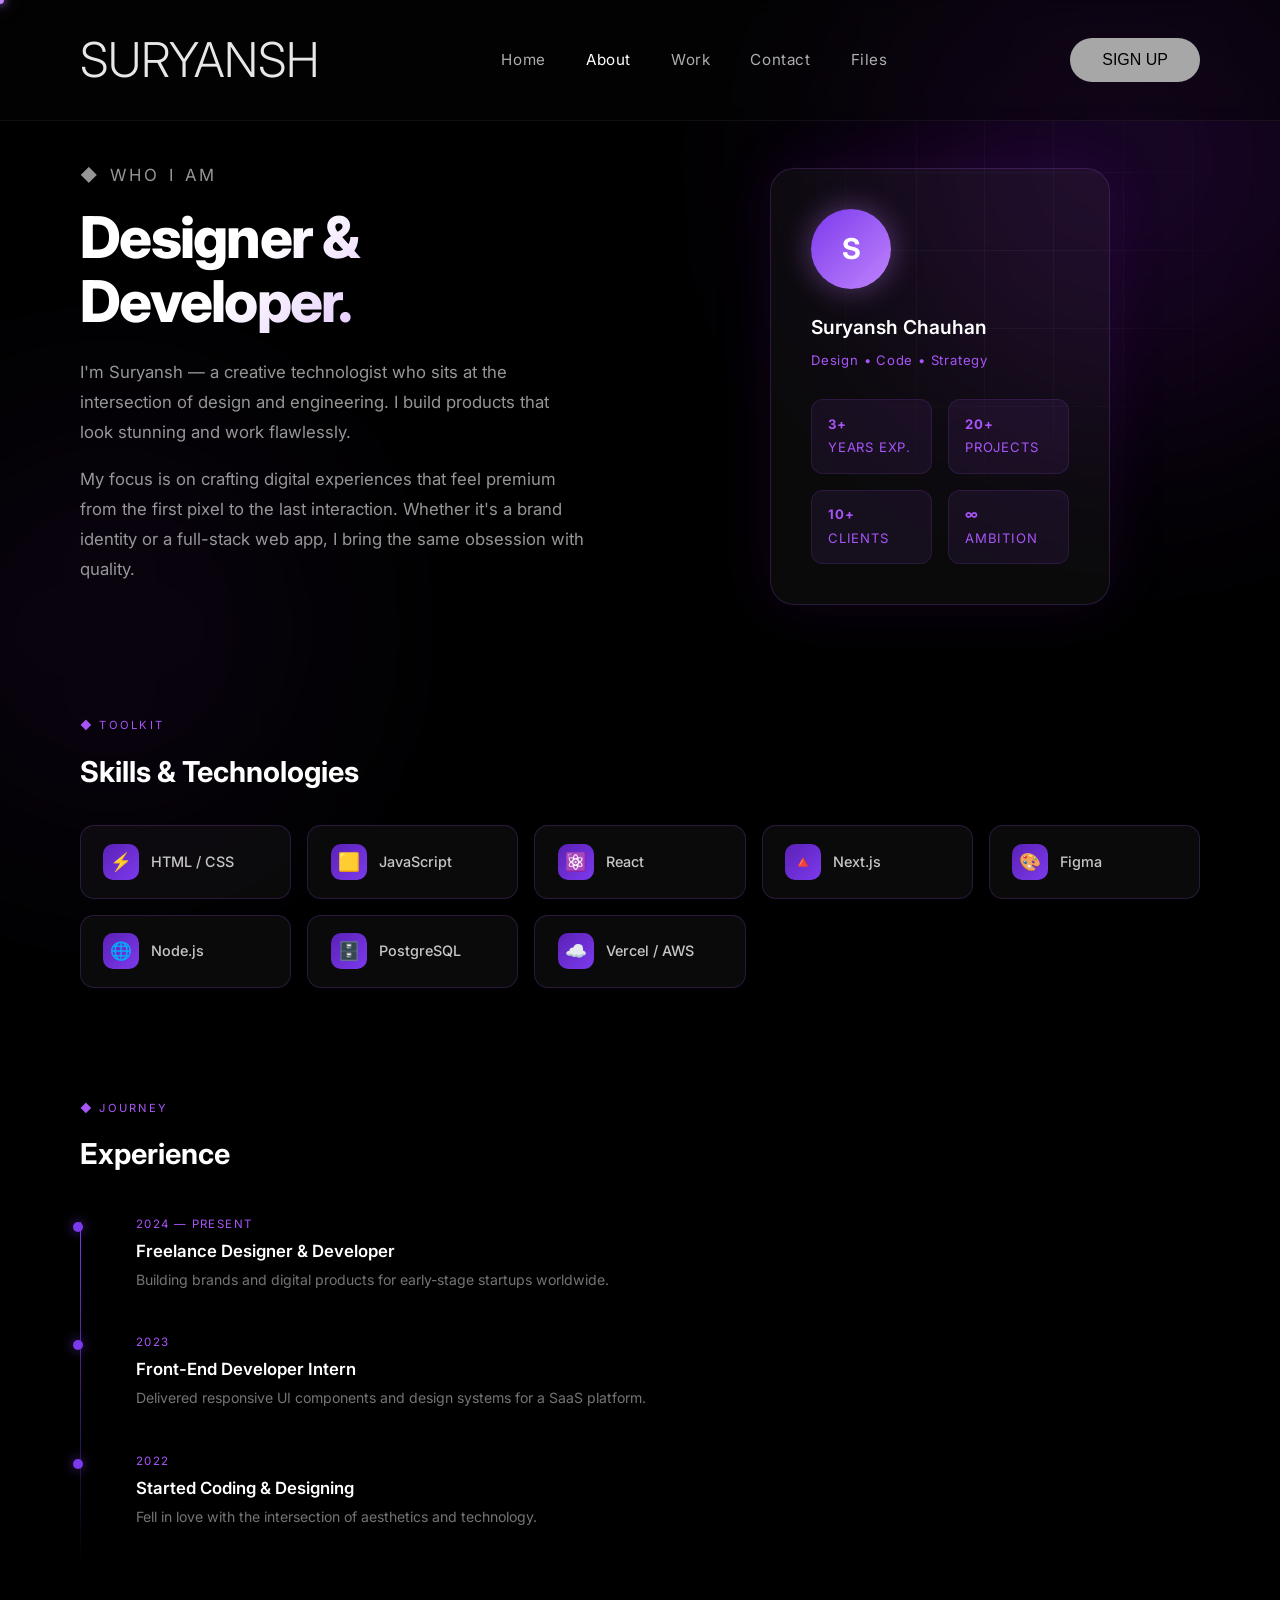
<file: about.html>
﻿<!DOCTYPE html>
<html lang="en">
<head>
    <meta charset="UTF-8">
    <meta name="viewport" content="width=device-width, initial-scale=1.0">
    <meta name="description" content="About Suryansh — designer, developer, and creative technologist.">
    <title>About — Suryansh</title>
    <link rel="stylesheet" href="style.css">
    <link rel="icon" href="[data-uri]" type="image/jpeg">
    <script>(function(){var l=document.querySelector('link[rel="icon"]');if(!l)return;var i=new Image();i.onload=function(){var s=64,c=document.createElement("canvas");c.width=s;c.height=s;var x=c.getContext("2d");x.beginPath();x.arc(s/2,s/2,s/2,0,Math.PI*2);x.closePath();x.clip();x.drawImage(i,0,0,s,s);l.href=c.toDataURL("image/png");};i.src=l.href;})();</script>
    <link href="https://fonts.googleapis.com/css2?family=Inter:wght@300;400;500;600;700;800&display=swap" rel="stylesheet">
    <style>
        body { font-family: 'Inter', sans-serif; }

        .page-wrap {
            min-height: 100vh;
            padding: 10rem 5rem 5rem;
            position: relative;
            z-index: 1;
        }

        /* ── Decorative blurs ── */
        .blob {
            position: fixed;
            border-radius: 50%;
            filter: blur(120px);
            pointer-events: none;
            z-index: 0;
        }
        .blob-1 {
            width: 520px; height: 520px;
            background: rgba(139, 28, 217, 0.18);
            top: -100px; right: -100px;
        }
        .blob-2 {
            width: 380px; height: 380px;
            background: rgba(88, 28, 135, 0.14);
            bottom: 80px; left: -80px;
        }

        /* ── Section header ── */
        .section-label {
            font-size: 0.7rem;
            letter-spacing: 0.2em;
            text-transform: uppercase;
            color: #a855f7;
            margin-bottom: 1rem;
        }

        /* ── Hero bio ── */
        .about-hero {
            display: grid;
            grid-template-columns: 1fr 1fr;
            gap: 5rem;
            align-items: start;
            margin-bottom: 7rem;
            animation: fadeUp 0.8s cubic-bezier(0.22,1,0.36,1) both;
        }

        .about-hero h1 {
            font-size: clamp(2.8rem, 4.5vw, 4.2rem);
            font-weight: 800;
            line-height: 1.1;
            letter-spacing: -0.03em;
            background: linear-gradient(135deg, #fff 35%, #c084fc 100%);
            -webkit-background-clip: text;
            -webkit-text-fill-color: transparent;
            background-clip: text;
            margin-bottom: 1.5rem;
        }

        .about-hero p {
            font-size: 1.05rem;
            color: rgba(231,231,231,0.65);
            line-height: 1.8;
            max-width: 46ch;
        }

        .about-hero p + p { margin-top: 1rem; }

        /* Avatar / visual side */
        .about-visual {
            display: flex;
            justify-content: center;
            align-items: flex-start;
            padding-top: 0.5rem;
        }

        .avatar-card {
            width: 100%;
            max-width: 340px;
            background: rgba(255,255,255,0.04);
            border: 1px solid rgba(168,85,247,0.2);
            border-radius: 24px;
            padding: 2.5rem;
            backdrop-filter: blur(14px);
            -webkit-backdrop-filter: blur(14px);
            box-shadow: 0 0 60px rgba(139,28,217,0.12);
        }

        .avatar-initials {
            width: 80px; height: 80px;
            border-radius: 50%;
            background: linear-gradient(135deg, #7c3aed, #c084fc);
            display: flex; align-items: center; justify-content: center;
            font-size: 1.8rem; font-weight: 700; color: #fff;
            margin-bottom: 1.5rem;
            box-shadow: 0 0 30px rgba(192,132,252,0.4);
        }

        .avatar-card h3 {
            font-size: 1.2rem; font-weight: 600; color: #fff;
            margin-bottom: 0.3rem;
        }

        .avatar-card span {
            font-size: 0.82rem; color: #a855f7; letter-spacing: 0.06em;
        }

        .avatar-stats {
            margin-top: 1.8rem;
            display: grid;
            grid-template-columns: 1fr 1fr;
            gap: 1rem;
        }

        .stat {
            background: rgba(168,85,247,0.08);
            border: 1px solid rgba(168,85,247,0.15);
            border-radius: 12px;
            padding: 0.9rem 1rem;
        }

        .stat-num {
            font-size: 1.4rem; font-weight: 700; color: #c084fc;
            display: block;
        }

        .stat-label {
            font-size: 0.72rem; color: rgba(231,231,231,0.5);
            letter-spacing: 0.05em; text-transform: uppercase;
        }

        /* ── Skills ── */
        .skills-section {
            margin-bottom: 7rem;
            animation: fadeUp 0.8s 0.15s cubic-bezier(0.22,1,0.36,1) both;
        }

        .skills-section h2 {
            font-size: 1.8rem; font-weight: 700; color: #fff;
            margin-bottom: 2rem;
        }

        .skills-grid {
            display: grid;
            grid-template-columns: repeat(auto-fill, minmax(200px, 1fr));
            gap: 1rem;
        }

        .skill-pill {
            background: rgba(255,255,255,0.04);
            border: 1px solid rgba(168,85,247,0.2);
            border-radius: 14px;
            padding: 1.1rem 1.4rem;
            display: flex; align-items: center; gap: 0.75rem;
            transition: border-color 0.25s, background 0.25s, transform 0.2s;
        }

        .skill-pill:hover {
            border-color: rgba(192,132,252,0.5);
            background: rgba(168,85,247,0.1);
            transform: translateY(-3px);
        }

        .skill-icon {
            width: 36px; height: 36px; border-radius: 10px;
            background: linear-gradient(135deg, #5b21b6, #7c3aed);
            display: flex; align-items: center; justify-content: center;
            font-size: 1.1rem; flex-shrink: 0;
        }

        .skill-name {
            font-size: 0.9rem; font-weight: 500; color: rgba(231,231,231,0.85);
        }

        /* ── Timeline ── */
        .timeline-section {
            animation: fadeUp 0.8s 0.3s cubic-bezier(0.22,1,0.36,1) both;
        }

        .timeline-section h2 {
            font-size: 1.8rem; font-weight: 700; color: #fff;
            margin-bottom: 2.5rem;
        }

        .timeline {
            position: relative;
            padding-left: 2rem;
        }

        .timeline::before {
            content: '';
            position: absolute;
            left: 0; top: 6px; bottom: 6px;
            width: 1px;
            background: linear-gradient(to bottom, #7c3aed, transparent);
        }

        .tl-item {
            position: relative;
            padding-bottom: 2.8rem;
            padding-left: 1.5rem;
        }

        .tl-item::before {
            content: '';
            position: absolute;
            left: -2.45rem; top: 6px;
            width: 10px; height: 10px;
            border-radius: 50%;
            background: #7c3aed;
            box-shadow: 0 0 12px rgba(124,58,237,0.7);
        }

        .tl-year {
            font-size: 0.72rem; letter-spacing: 0.12em;
            color: #a855f7; text-transform: uppercase;
            margin-bottom: 0.35rem;
        }

        .tl-title {
            font-size: 1.05rem; font-weight: 600; color: #fff;
            margin-bottom: 0.3rem;
        }

        .tl-sub {
            font-size: 0.88rem; color: rgba(231,231,231,0.5);
        }

        @keyframes fadeUp {
            from { opacity: 0; transform: translateY(28px); }
            to   { opacity: 1; transform: translateY(0); }
        }

        /* ── Responsive ── */
        @media (max-width: 1024px) {
            .page-wrap { padding: 9rem 3rem 4rem; }
            .about-hero { gap: 3rem; }
        }

        @media (max-width: 768px) {
            .page-wrap { padding: 7rem 1.4rem 4rem; }
            .about-hero {
                grid-template-columns: 1fr;
                gap: 2.5rem;
                margin-bottom: 4rem;
            }
            .about-hero h1 { font-size: clamp(2.2rem, 8vw, 3rem); }
            .about-visual { justify-content: flex-start; }
            .avatar-card { max-width: 100%; }
            .skills-grid { grid-template-columns: repeat(2, 1fr); }
            .skills-section { margin-bottom: 4rem; }
            .skills-section h2,
            .timeline-section h2 { font-size: 1.5rem; }
        }

        @media (max-width: 480px) {
            .skills-grid { grid-template-columns: 1fr; }
            .avatar-stats { grid-template-columns: repeat(4, 1fr); gap: 0.6rem; }
            .stat { padding: 0.7rem 0.6rem; }
            .stat-num { font-size: 1.1rem; }
        }
    </style>
</head>
<body>

    <!-- Custom cursor -->
    <div id="cursor-dot"></div>
    <div id="cursor-ring"></div>

    <div class="blob blob-1"></div>
    <div class="blob blob-2"></div>

    <img class="image-gradient" src="gradient.png" alt="gradient">

    <header>
        <h1 class="logo">SURYANSH</h1>
        <nav class="nav-links">
            <a href="index.html" class="nav-link">Home</a>
            <a href="about.html" class="nav-link" style="color:#fff;">About</a>
            <a href="work.html" class="nav-link">Work</a>
            <a href="contact.html" class="nav-link">Contact</a>
                    <a href="files.html" class="nav-link">Files</a>
        </nav>
        <button class="btn-signin">SIGN UP</button>
    </header>

    <div class="page-wrap">

        <!-- Bio hero -->
        <div class="about-hero">
            <div>
                <p class="section-label">&#9670; Who I am</p>
                <h1>Designer &amp;<br>Developer.</h1>
                <p>I'm Suryansh — a creative technologist who sits at the intersection of design and engineering. I build products that look stunning and work flawlessly.</p>
                <p>My focus is on crafting digital experiences that feel premium from the first pixel to the last interaction. Whether it's a brand identity or a full-stack web app, I bring the same obsession with quality.</p>
            </div>
            <div class="about-visual">
                <div class="avatar-card">
                    <div class="avatar-initials">S</div>
                    <h3>Suryansh Chauhan</h3>
                    <span>Design &bull; Code &bull; Strategy</span>
                    <div class="avatar-stats">
                        <div class="stat">
                            <span class="stat-num">3+</span>
                            <span class="stat-label">Years exp.</span>
                        </div>
                        <div class="stat">
                            <span class="stat-num">20+</span>
                            <span class="stat-label">Projects</span>
                        </div>
                        <div class="stat">
                            <span class="stat-num">10+</span>
                            <span class="stat-label">Clients</span>
                        </div>
                        <div class="stat">
                            <span class="stat-num">∞</span>
                            <span class="stat-label">Ambition</span>
                        </div>
                    </div>
                </div>
            </div>
        </div>

        <!-- Skills -->
        <div class="skills-section">
            <p class="section-label">&#9670; Toolkit</p>
            <h2>Skills &amp; Technologies</h2>
            <div class="skills-grid">
                <div class="skill-pill"><div class="skill-icon">⚡</div><span class="skill-name">HTML / CSS</span></div>
                <div class="skill-pill"><div class="skill-icon">🟨</div><span class="skill-name">JavaScript</span></div>
                <div class="skill-pill"><div class="skill-icon">⚛️</div><span class="skill-name">React</span></div>
                <div class="skill-pill"><div class="skill-icon">🔺</div><span class="skill-name">Next.js</span></div>
                <div class="skill-pill"><div class="skill-icon">🎨</div><span class="skill-name">Figma</span></div>
                <div class="skill-pill"><div class="skill-icon">🌐</div><span class="skill-name">Node.js</span></div>
                <div class="skill-pill"><div class="skill-icon">🗄️</div><span class="skill-name">PostgreSQL</span></div>
                <div class="skill-pill"><div class="skill-icon">☁️</div><span class="skill-name">Vercel / AWS</span></div>
            </div>
        </div>

        <!-- Timeline -->
        <div class="timeline-section">
            <p class="section-label">&#9670; Journey</p>
            <h2>Experience</h2>
            <div class="timeline">
                <div class="tl-item">
                    <p class="tl-year">2024 — Present</p>
                    <p class="tl-title">Freelance Designer &amp; Developer</p>
                    <p class="tl-sub">Building brands and digital products for early-stage startups worldwide.</p>
                </div>
                <div class="tl-item">
                    <p class="tl-year">2023</p>
                    <p class="tl-title">Front-End Developer Intern</p>
                    <p class="tl-sub">Delivered responsive UI components and design systems for a SaaS platform.</p>
                </div>
                <div class="tl-item">
                    <p class="tl-year">2022</p>
                    <p class="tl-title">Started Coding &amp; Designing</p>
                    <p class="tl-sub">Fell in love with the intersection of aesthetics and technology.</p>
                </div>
            </div>
        </div>

    </div>

    <script>
        const dot  = document.getElementById('cursor-dot');
        const ring = document.getElementById('cursor-ring');
        let mx=-100,my=-100,rx=-100,ry=-100;
        document.addEventListener('mousemove',e=>{mx=e.clientX;my=e.clientY;dot.style.transform=`translate(${mx}px,${my}px)`;});
        document.addEventListener('mouseover',e=>{if(e.target.closest('a,button'))ring.classList.add('ring-hover');});
        document.addEventListener('mouseout',e=>{if(e.target.closest('a,button'))ring.classList.remove('ring-hover');});
        document.addEventListener('mousedown',()=>ring.classList.add('ring-click'));
        document.addEventListener('mouseup',()=>ring.classList.remove('ring-click'));
        document.addEventListener('mouseleave',()=>{dot.style.opacity='0';ring.style.opacity='0';});
        document.addEventListener('mouseenter',()=>{dot.style.opacity='1';ring.style.opacity='1';});
        (function l(){rx+=(mx-rx)*0.11;ry+=(my-ry)*0.11;ring.style.transform=`translate(${rx}px,${ry}px)`;requestAnimationFrame(l);})();
    </script>
</body>
</html>
</file>
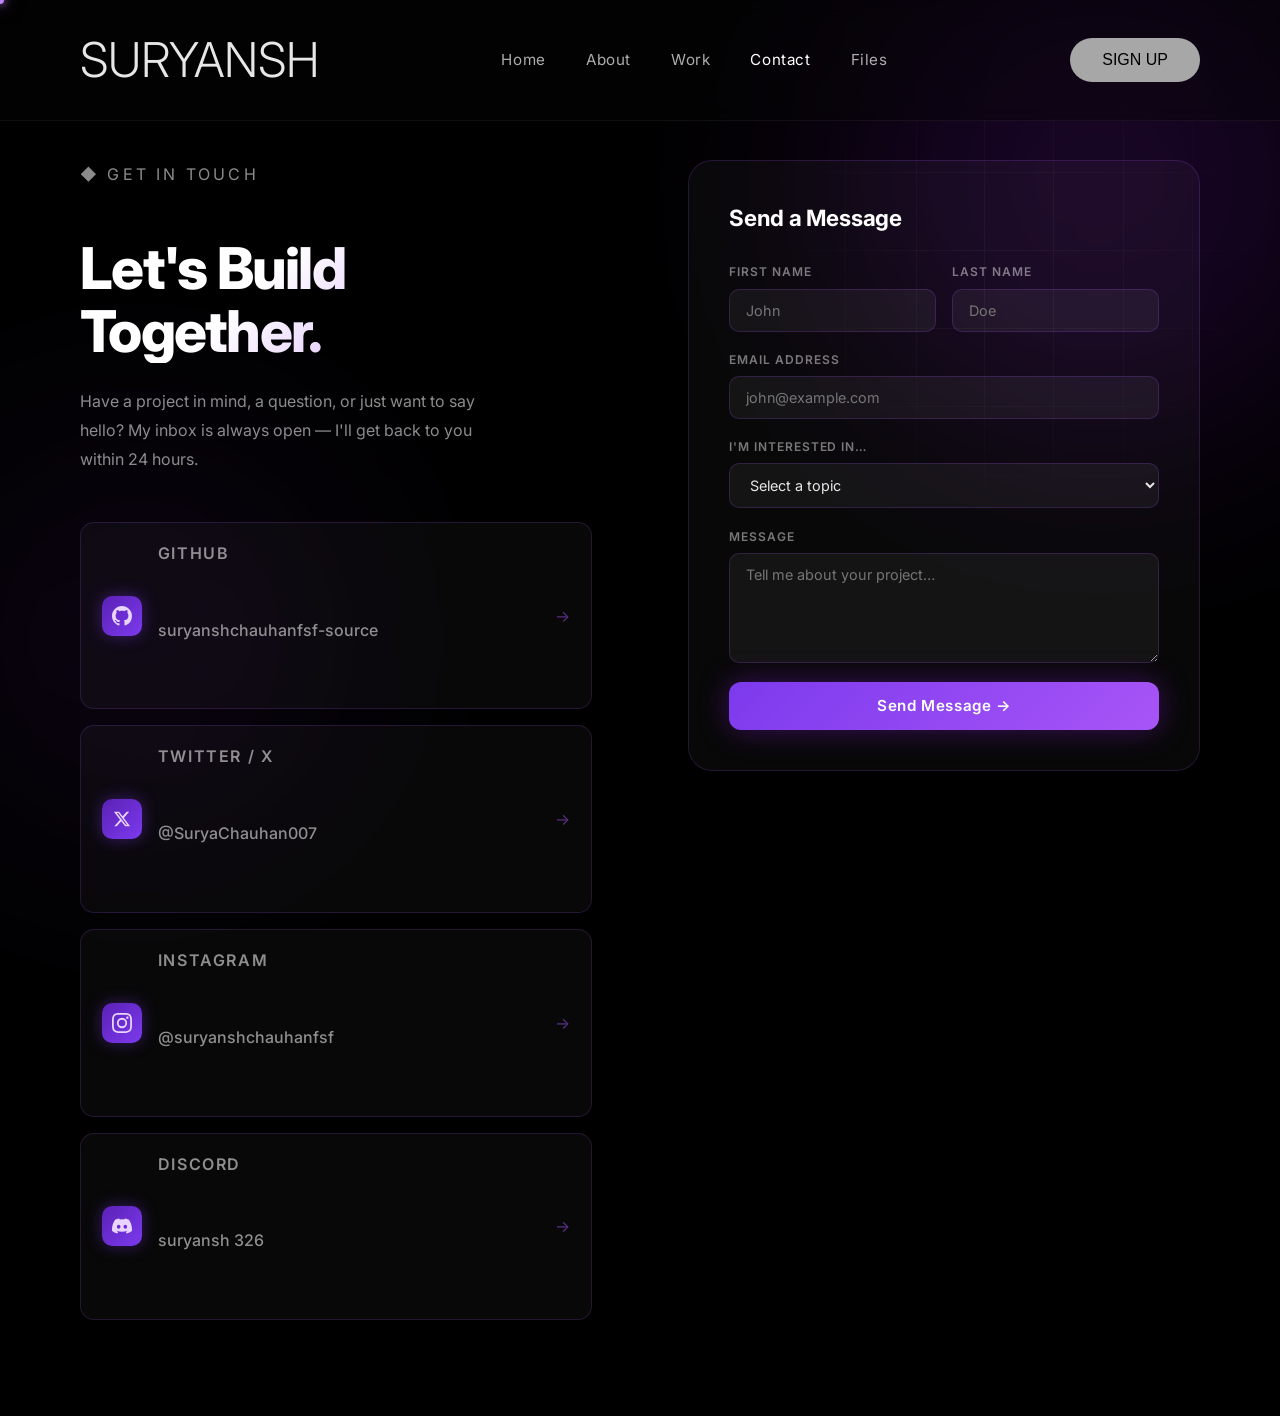
<file: contact.html>
﻿<!DOCTYPE html>
<html lang="en">
<head>
    <meta charset="UTF-8">
    <meta name="viewport" content="width=device-width, initial-scale=1.0">
    <meta name="description" content="Contact Suryansh — let's build something great together.">
    <title>Contact — Suryansh</title>
    <link rel="stylesheet" href="style.css">
    <link rel="icon" href="[data-uri]" type="image/jpeg">
    <script>(function(){var l=document.querySelector('link[rel="icon"]');if(!l)return;var i=new Image();i.onload=function(){var s=64,c=document.createElement("canvas");c.width=s;c.height=s;var x=c.getContext("2d");x.beginPath();x.arc(s/2,s/2,s/2,0,Math.PI*2);x.closePath();x.clip();x.drawImage(i,0,0,s,s);l.href=c.toDataURL("image/png");};i.src=l.href;})();</script>
    <link href="https://fonts.googleapis.com/css2?family=Inter:wght@300;400;500;600;700;800&display=swap" rel="stylesheet">
    <style>
        body { font-family: 'Inter', sans-serif; }

        .page-wrap {
            min-height: 100vh;
            padding: 10rem 5rem 6rem;
            position: relative;
            z-index: 1;
            display: grid;
            grid-template-columns: 1fr 1fr;
            gap: 6rem;
            align-items: start;
        }

        .blob { position:fixed;border-radius:50%;filter:blur(120px);pointer-events:none;z-index:0; }
        .blob-1 { width:520px;height:520px;background:rgba(139,28,217,0.18);top:-80px;right:-80px; }
        .blob-2 { width:400px;height:400px;background:rgba(88,28,135,0.14);bottom:60px;left:-60px; }

        .section-label {
            font-size: 0.7rem;
            letter-spacing: 0.2em;
            text-transform: uppercase;
            color: #a855f7;
            margin-bottom: 1rem;
        }

        /* ── Left: intro ── */
        .contact-intro {
            animation: fadeUp 0.8s cubic-bezier(0.22,1,0.36,1) both;
        }

        .contact-intro h1 {
            font-size: clamp(2.8rem, 4.5vw, 4.2rem);
            font-weight: 800;
            line-height: 1.1;
            letter-spacing: -0.03em;
            background: linear-gradient(135deg, #fff 35%, #c084fc 100%);
            -webkit-background-clip: text;
            -webkit-text-fill-color: transparent;
            background-clip: text;
            margin-bottom: 1.5rem;
        }

        .contact-intro p {
            font-size: 1rem;
            color: rgba(231,231,231,0.6);
            line-height: 1.8;
            max-width: 42ch;
            margin-bottom: 3rem;
        }

        /* Contact methods */
        .contact-methods {
            display: flex;
            flex-direction: column;
            gap: 1rem;
        }

        .contact-method {
            display: flex;
            align-items: center;
            gap: 1rem;
            padding: 1rem 1.3rem;
            background: rgba(255,255,255,0.03);
            border: 1px solid rgba(168,85,247,0.18);
            border-radius: 14px;
            text-decoration: none;
            transition: border-color 0.25s, background 0.25s, transform 0.2s;
        }

        .contact-method:hover {
            border-color: rgba(192,132,252,0.45);
            background: rgba(168,85,247,0.08);
            transform: translateX(5px);
        }

        .method-icon {
            width: 40px; height: 40px;
            border-radius: 10px;
            background: linear-gradient(135deg, #5b21b6, #7c3aed);
            display: flex; align-items: center; justify-content: center;
            font-size: 1.1rem; flex-shrink: 0;
            box-shadow: 0 0 16px rgba(124,58,237,0.4);
        }

        .method-info { flex: 1; }
        .method-label {
            font-size: 0.7rem; font-weight: 600;
            letter-spacing: 0.1em; text-transform: uppercase;
            color: #a855f7; margin-bottom: 0.2rem;
        }
        .method-value {
            font-size: 0.9rem; font-weight: 500; color: rgba(231,231,231,0.85);
        }

        .method-arrow {
            color: rgba(168,85,247,0.5);
            font-size: 1rem;
            transition: transform 0.2s, color 0.2s;
        }
        .contact-method:hover .method-arrow {
            transform: translateX(3px);
            color: #c084fc;
        }

        /* ── Right: form ── */
        .contact-form-wrap {
            animation: fadeUp 0.8s 0.15s cubic-bezier(0.22,1,0.36,1) both;
        }

        .contact-form {
            background: rgba(255,255,255,0.03);
            border: 1px solid rgba(168,85,247,0.18);
            border-radius: 24px;
            padding: 2.5rem;
            backdrop-filter: blur(14px);
            -webkit-backdrop-filter: blur(14px);
        }

        .contact-form h2 {
            font-size: 1.4rem; font-weight: 700; color: #fff;
            margin-bottom: 1.8rem; letter-spacing: -0.01em;
        }

        .form-row {
            display: grid;
            grid-template-columns: 1fr 1fr;
            gap: 1rem;
        }

        .form-group {
            display: flex; flex-direction: column; gap: 0.45rem;
            margin-bottom: 1.2rem;
        }

        .form-group label {
            font-size: 0.75rem; font-weight: 600;
            letter-spacing: 0.08em; text-transform: uppercase;
            color: rgba(231,231,231,0.5);
        }

        .form-group input,
        .form-group select,
        .form-group textarea {
            background: rgba(255,255,255,0.05);
            border: 1px solid rgba(168,85,247,0.2);
            border-radius: 10px;
            padding: 0.75rem 1rem;
            color: #e7e7e7;
            font-size: 0.9rem;
            font-family: inherit;
            outline: none;
            transition: border-color 0.2s, box-shadow 0.2s, background 0.2s;
            width: 100%;
        }

        .form-group input:focus,
        .form-group select:focus,
        .form-group textarea:focus {
            border-color: #a855f7;
            background: rgba(168,85,247,0.07);
            box-shadow: 0 0 0 3px rgba(168,85,247,0.12);
        }

        .form-group select option {
            background: #0d0d0d;
        }

        .form-group textarea {
            resize: vertical;
            min-height: 110px;
        }

        .btn-submit {
            width: 100%;
            padding: 0.9rem;
            border-radius: 12px;
            border: none;
            background: linear-gradient(135deg, #7c3aed, #a855f7);
            color: #fff;
            font-size: 0.95rem;
            font-weight: 600;
            font-family: inherit;
            letter-spacing: 0.04em;
            cursor: none;
            transition: opacity 0.2s, transform 0.2s, box-shadow 0.2s;
            box-shadow: 0 0 30px rgba(139,28,217,0.4);
        }

        .btn-submit:hover {
            opacity: 0.9;
            transform: translateY(-2px);
            box-shadow: 0 0 45px rgba(139,28,217,0.6);
        }

        .btn-submit:active {
            transform: translateY(0);
        }

        /* ── Success toast ── */
        .toast {
            position: fixed;
            bottom: 2rem; right: 2rem;
            background: rgba(34,197,94,0.15);
            border: 1px solid rgba(34,197,94,0.4);
            color: #4ade80;
            padding: 1rem 1.5rem;
            border-radius: 12px;
            font-size: 0.9rem; font-weight: 500;
            backdrop-filter: blur(12px);
            z-index: 10000;
            transform: translateY(100px);
            opacity: 0;
            transition: transform 0.4s cubic-bezier(0.22,1,0.36,1), opacity 0.4s;
        }

        .toast.show {
            transform: translateY(0);
            opacity: 1;
        }

        @keyframes fadeUp {
            from { opacity:0;transform:translateY(28px); }
            to   { opacity:1;transform:translateY(0); }
        }

        /* ── Responsive ── */
        @media (max-width: 1024px) {
            .page-wrap { padding: 9rem 3rem 4rem; gap: 4rem; }
        }

        @media (max-width: 768px) {
            .page-wrap {
                padding: 7rem 1.4rem 4rem;
                grid-template-columns: 1fr;
                gap: 3rem;
            }
            .contact-intro h1 { font-size: clamp(2.2rem, 8vw, 3rem); }
            .contact-intro p  { margin-bottom: 2rem; }
            .contact-form { padding: 1.6rem; }
            .contact-form h2 { font-size: 1.2rem; }
            .form-row { grid-template-columns: 1fr; }
        }
    </style>
</head>
<body>

    <!-- Custom cursor -->
    <div id="cursor-dot"></div>
    <div id="cursor-ring"></div>

    <div class="blob blob-1"></div>
    <div class="blob blob-2"></div>

    <div class="toast" id="toast">✓ Message sent! I'll get back to you soon.</div>

    <img class="image-gradient" src="gradient.png" alt="gradient">

    <header>
        <h1 class="logo">SURYANSH</h1>
        <nav class="nav-links">
            <a href="index.html" class="nav-link">Home</a>
            <a href="about.html" class="nav-link">About</a>
            <a href="work.html" class="nav-link">Work</a>
            <a href="contact.html" class="nav-link" style="color:#fff;">Contact</a>
                    <a href="files.html" class="nav-link">Files</a>
        </nav>
        <button class="btn-signin">SIGN UP</button>
    </header>

    <div class="page-wrap">

        <!-- Left -->
        <div class="contact-intro">
            <p class="section-label">&#9670; Get in touch</p>
            <h1>Let's Build<br>Together.</h1>
            <p>Have a project in mind, a question, or just want to say hello? My inbox is always open — I'll get back to you within 24 hours.</p>

            <div class="contact-methods">
                <a href="https://github.com/suryanshchauhanfsf-source" target="_blank" class="contact-method">
                    <div class="method-icon">
                        <svg width="20" height="20" viewBox="0 0 24 24" fill="currentColor" style="color:#e9d5ff"><path d="M12 0C5.37 0 0 5.37 0 12c0 5.31 3.435 9.795 8.205 11.385.6.105.825-.255.825-.57 0-.285-.015-1.23-.015-2.235-3.015.555-3.795-.735-4.035-1.41-.135-.345-.72-1.41-1.23-1.695-.42-.225-1.02-.78-.015-.795.945-.015 1.62.87 1.845 1.23 1.08 1.815 2.805 1.305 3.495.99.105-.78.42-1.305.765-1.605-2.67-.3-5.46-1.335-5.46-5.925 0-1.305.465-2.385 1.23-3.225-.12-.3-.54-1.53.12-3.18 0 0 1.005-.315 3.3 1.23.96-.27 1.98-.405 3-.405s2.04.135 3 .405c2.295-1.56 3.3-1.23 3.3-1.23.66 1.65.24 2.88.12 3.18.765.84 1.23 1.905 1.23 3.225 0 4.605-2.805 5.625-5.475 5.925.435.375.81 1.095.81 2.22 0 1.605-.015 2.895-.015 3.3 0 .315.225.69.825.57A12.02 12.02 0 0 0 24 12c0-6.63-5.37-12-12-12z"/></svg>
                    </div>
                    <div class="method-info">
                        <p class="method-label">GitHub</p>
                        <p class="method-value">suryanshchauhanfsf-source</p>
                    </div>
                    <span class="method-arrow">→</span>
                </a>
                <a href="https://x.com/SuryaChauhan007" target="_blank" class="contact-method">
                    <div class="method-icon">
                        <svg width="18" height="18" viewBox="0 0 24 24" fill="currentColor" style="color:#e9d5ff"><path d="M18.244 2.25h3.308l-7.227 8.26 8.502 11.24H16.17l-5.214-6.817L4.99 21.75H1.68l7.73-8.835L1.254 2.25H8.08l4.713 6.231zm-1.161 17.52h1.833L7.084 4.126H5.117z"/></svg>
                    </div>
                    <div class="method-info">
                        <p class="method-label">Twitter / X</p>
                        <p class="method-value">@SuryaChauhan007</p>
                    </div>
                    <span class="method-arrow">→</span>
                </a>
                <a href="https://www.instagram.com/suryanshchauhanfsf/" target="_blank" class="contact-method">
                    <div class="method-icon">
                        <svg width="20" height="20" viewBox="0 0 24 24" fill="currentColor" style="color:#e9d5ff"><path d="M12 2.163c3.204 0 3.584.012 4.85.07 3.252.148 4.771 1.691 4.919 4.919.058 1.265.069 1.645.069 4.849 0 3.205-.012 3.584-.069 4.849-.149 3.225-1.664 4.771-4.919 4.919-1.266.058-1.644.07-4.85.07-3.204 0-3.584-.012-4.849-.07-3.26-.149-4.771-1.699-4.919-4.92-.058-1.265-.07-1.644-.07-4.849 0-3.204.013-3.583.07-4.849.149-3.227 1.664-4.771 4.919-4.919 1.266-.057 1.645-.069 4.849-.069zM12 0C8.741 0 8.333.014 7.053.072 2.695.272.273 2.69.073 7.052.014 8.333 0 8.741 0 12c0 3.259.014 3.668.072 4.948.2 4.358 2.618 6.78 6.98 6.98C8.333 23.986 8.741 24 12 24c3.259 0 3.668-.014 4.948-.072 4.354-.2 6.782-2.618 6.979-6.98.059-1.28.073-1.689.073-4.948 0-3.259-.014-3.667-.072-4.947-.196-4.354-2.617-6.78-6.979-6.98C15.668.014 15.259 0 12 0zm0 5.838a6.162 6.162 0 1 0 0 12.324 6.162 6.162 0 0 0 0-12.324zM12 16a4 4 0 1 1 0-8 4 4 0 0 1 0 8zm6.406-11.845a1.44 1.44 0 1 0 0 2.881 1.44 1.44 0 0 0 0-2.881z"/></svg>
                    </div>
                    <div class="method-info">
                        <p class="method-label">Instagram</p>
                        <p class="method-value">@suryanshchauhanfsf</p>
                    </div>
                    <span class="method-arrow">→</span>
                </a>
                <a href="https://discord.com/channels/@me" target="_blank" class="contact-method">
                    <div class="method-icon">
                        <svg width="20" height="20" viewBox="0 0 24 24" fill="currentColor" style="color:#e9d5ff"><path d="M20.317 4.37a19.791 19.791 0 0 0-4.885-1.515.074.074 0 0 0-.079.037c-.21.375-.444.864-.608 1.25a18.27 18.27 0 0 0-5.487 0 12.64 12.64 0 0 0-.617-1.25.077.077 0 0 0-.079-.037A19.736 19.736 0 0 0 3.677 4.37a.07.07 0 0 0-.032.027C.533 9.046-.32 13.58.099 18.057a.082.082 0 0 0 .031.057 19.9 19.9 0 0 0 5.993 3.03.078.078 0 0 0 .084-.028c.462-.63.874-1.295 1.226-1.994a.076.076 0 0 0-.041-.106 13.107 13.107 0 0 1-1.872-.892.077.077 0 0 1-.008-.128 10.2 10.2 0 0 0 .372-.292.074.074 0 0 1 .077-.01c3.928 1.793 8.18 1.793 12.062 0a.074.074 0 0 1 .078.01c.12.098.246.198.373.292a.077.077 0 0 1-.006.127 12.299 12.299 0 0 1-1.873.892.077.077 0 0 0-.041.107c.36.698.772 1.362 1.225 1.993a.076.076 0 0 0 .084.028 19.839 19.839 0 0 0 6.002-3.03.077.077 0 0 0 .032-.054c.5-5.177-.838-9.674-3.549-13.66a.061.061 0 0 0-.031-.03zM8.02 15.33c-1.183 0-2.157-1.085-2.157-2.419 0-1.333.956-2.419 2.157-2.419 1.21 0 2.176 1.096 2.157 2.42 0 1.333-.956 2.418-2.157 2.418zm7.975 0c-1.183 0-2.157-1.085-2.157-2.419 0-1.333.955-2.419 2.157-2.419 1.21 0 2.176 1.096 2.157 2.42 0 1.333-.946 2.418-2.157 2.418z"/></svg>
                    </div>
                    <div class="method-info">
                        <p class="method-label">Discord</p>
                        <p class="method-value">suryansh 326</p>
                    </div>
                    <span class="method-arrow">→</span>
                </a>
            </div>
        </div>

        <!-- Right: Form -->
        <div class="contact-form-wrap">
            <form class="contact-form" id="contactForm"
                  action="https://formsubmit.co/suryanshchauhan326@gmail.com"
                  method="POST">
                <h2>Send a Message</h2>

                <!-- Formsubmit config -->
                <input type="hidden" name="_subject" value="💌 New message from your portfolio">
                <input type="hidden" name="_captcha" value="false">
                <input type="hidden" name="_template" value="table">
                <input type="hidden" name="_next" value="thankyou.html">

                <div class="form-row">
                    <div class="form-group">
                        <label for="fname">First Name</label>
                        <input type="text" id="fname" name="first_name" placeholder="John" required>
                    </div>
                    <div class="form-group">
                        <label for="lname">Last Name</label>
                        <input type="text" id="lname" name="last_name" placeholder="Doe">
                    </div>
                </div>

                <div class="form-group">
                    <label for="email">Email Address</label>
                    <input type="email" id="email" name="email" placeholder="john@example.com" required>
                </div>

                <div class="form-group">
                    <label for="subject">I'm interested in…</label>
                    <select id="subject" name="topic">
                        <option value="">Select a topic</option>
                        <option value="Brand &amp; Design">Brand &amp; Design</option>
                        <option value="Web Development">Web Development</option>
                        <option value="Collaboration">Collaboration</option>
                        <option value="Something else">Something else</option>
                    </select>
                </div>

                <div class="form-group">
                    <label for="message">Message</label>
                    <textarea id="message" name="message" placeholder="Tell me about your project…" required></textarea>
                </div>

                <button type="submit" class="btn-submit">Send Message →</button>
            </form>
        </div>

    </div>

    <script>
        // Cursor
        const dot=document.getElementById('cursor-dot'),ring=document.getElementById('cursor-ring');
        let mx=-100,my=-100,rx=-100,ry=-100;
        document.addEventListener('mousemove',e=>{mx=e.clientX;my=e.clientY;dot.style.transform=`translate(${mx}px,${my}px)`;});
        document.addEventListener('mouseover',e=>{if(e.target.closest('a,button,input,select,textarea'))ring.classList.add('ring-hover');});
        document.addEventListener('mouseout',e=>{if(e.target.closest('a,button,input,select,textarea'))ring.classList.remove('ring-hover');});
        document.addEventListener('mousedown',()=>ring.classList.add('ring-click'));
        document.addEventListener('mouseup',()=>ring.classList.remove('ring-click'));
        document.addEventListener('mouseleave',()=>{dot.style.opacity='0';ring.style.opacity='0';});
        document.addEventListener('mouseenter',()=>{dot.style.opacity='1';ring.style.opacity='1';});
        (function l(){rx+=(mx-rx)*0.11;ry+=(my-ry)*0.11;ring.style.transform=`translate(${rx}px,${ry}px)`;requestAnimationFrame(l);})();

        // No JS needed for form — browser POSTs directly to Formsubmit.co

    </script>
</body>
</html>
</file>
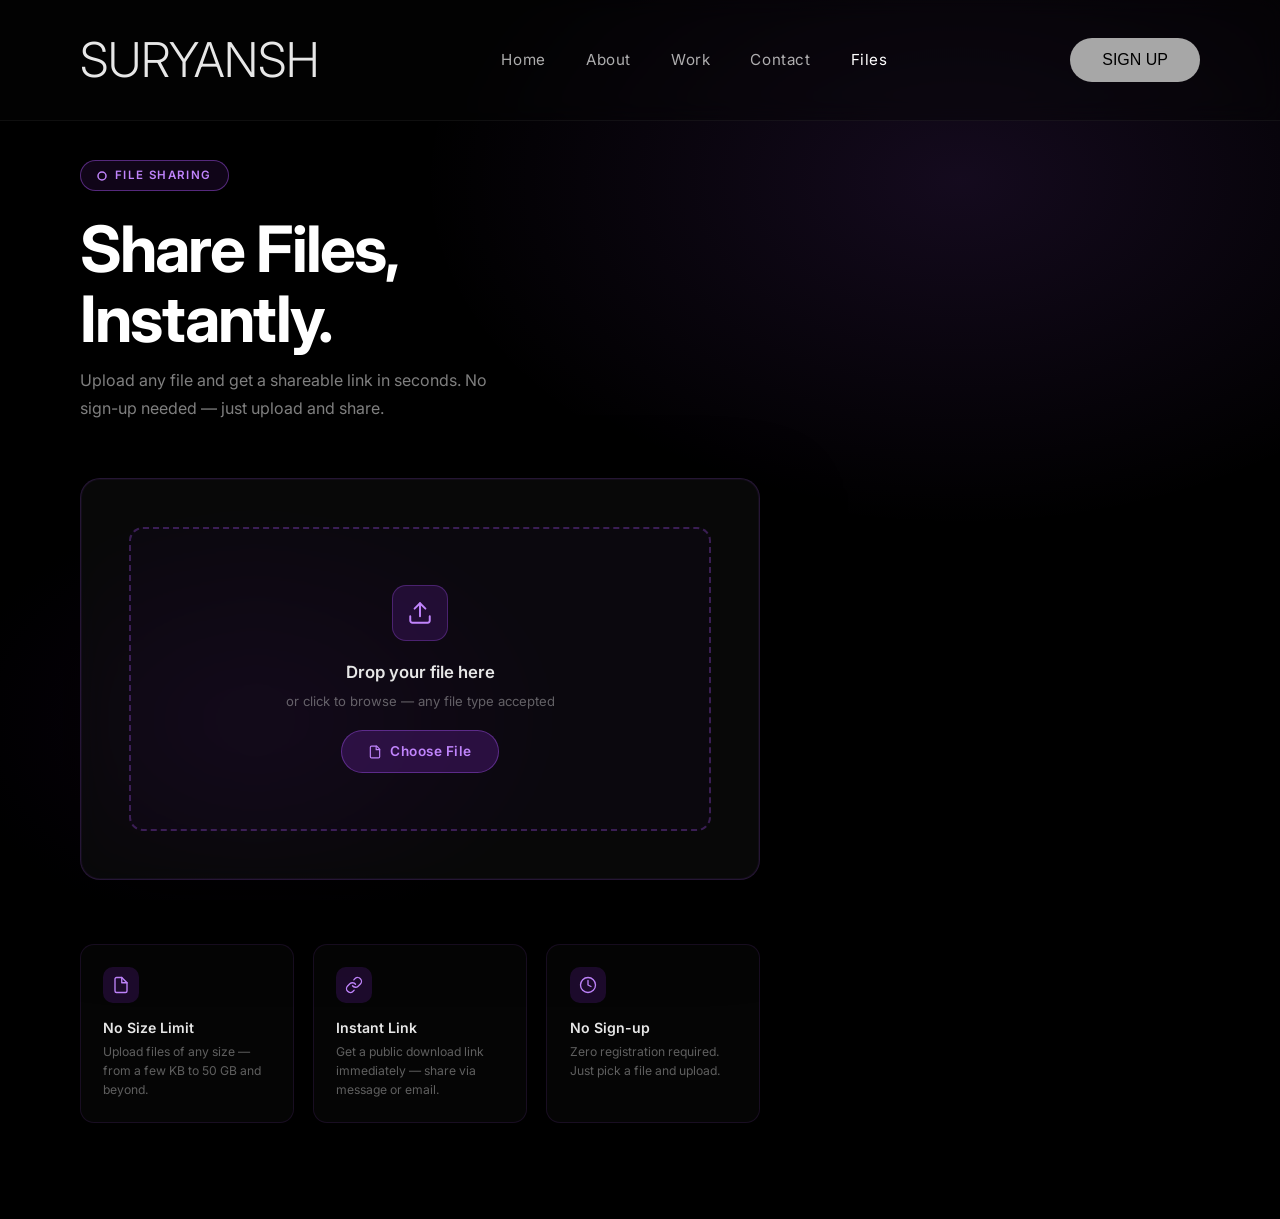
<file: files.html>
<!DOCTYPE html>
<html lang="en">
<head>
    <meta charset="UTF-8">
    <meta name="viewport" content="width=device-width, initial-scale=1.0">
    <meta name="description" content="Share files instantly — upload any file and share the link with anyone.">
    <title>Files — Suryansh</title>
    <link rel="stylesheet" href="style.css">
    <link rel="preconnect" href="https://fonts.googleapis.com">
    <link rel="preconnect" href="https://fonts.gstatic.com" crossorigin>
    <link href="https://fonts.googleapis.com/css2?family=Inter:wght@300;400;500;600;700&display=swap" rel="stylesheet">

    <style>
        body { font-family: 'Inter', sans-serif; overflow-x: hidden; }

        /* ─── Page wrapper ─────────────────────────────────────── */
        .files-page {
            min-height: 100vh;
            padding: 10rem 5rem 6rem;
            position: relative;
        }

        .files-page::before {
            content: '';
            position: fixed;
            inset: 0;
            background:
                radial-gradient(ellipse 60% 55% at 75% 20%, rgba(168,85,247,0.12) 0%, transparent 70%),
                radial-gradient(ellipse 40% 40% at 20% 80%, rgba(88,28,135,0.10) 0%, transparent 65%);
            pointer-events: none;
            z-index: -1;
        }

        /* ─── Section header ─────────────────────────────────── */
        .section-tag {
            display: inline-flex;
            align-items: center;
            gap: 0.5rem;
            padding: 0.38rem 1rem;
            border-radius: 50px;
            border: 1px solid rgba(168,85,247,0.45);
            background: rgba(88,28,135,0.18);
            color: #c084fc;
            font-size: 0.72rem;
            font-weight: 600;
            letter-spacing: 0.12em;
            text-transform: uppercase;
            backdrop-filter: blur(6px);
            margin-bottom: 1.4rem;
        }

        .files-title {
            font-size: clamp(2.4rem, 5vw, 4rem);
            font-weight: 700;
            letter-spacing: -0.03em;
            background: linear-gradient(135deg, #ffffff 30%, #c084fc 100%);
            -webkit-background-clip: text;
            -webkit-text-fill-color: transparent;
            background-clip: text;
            line-height: 1.1;
            margin-bottom: 0.8rem;
        }

        .files-subtitle {
            font-size: 1rem;
            color: rgba(231,231,231,0.55);
            max-width: 44ch;
            line-height: 1.7;
            margin-bottom: 3.5rem;
        }

        /* ─── Upload card ─────────────────────────────────────── */
        .upload-card {
            background: rgba(255,255,255,0.03);
            border: 1px solid rgba(168,85,247,0.18);
            border-radius: 20px;
            padding: 3rem;
            backdrop-filter: blur(14px);
            -webkit-backdrop-filter: blur(14px);
            max-width: 680px;
            box-shadow:
                0 0 0 1px rgba(168,85,247,0.06) inset,
                0 32px 80px rgba(0,0,0,0.5);
            transition: border-color 0.3s ease, box-shadow 0.3s ease;
        }

        .upload-card:hover {
            border-color: rgba(168,85,247,0.3);
            box-shadow:
                0 0 0 1px rgba(168,85,247,0.1) inset,
                0 32px 80px rgba(0,0,0,0.55),
                0 0 40px rgba(168,85,247,0.06);
        }

        /* Drop zone */
        .drop-zone {
            border: 2px dashed rgba(168,85,247,0.3);
            border-radius: 14px;
            padding: 3.5rem 2rem;
            text-align: center;
            cursor: pointer;
            transition: all 0.25s ease;
            position: relative;
            overflow: hidden;
            background: rgba(88,28,135,0.05);
        }

        .drop-zone::before {
            content: '';
            position: absolute;
            inset: 0;
            background: radial-gradient(ellipse at center, rgba(192,132,252,0.05) 0%, transparent 70%);
            opacity: 0;
            transition: opacity 0.3s ease;
        }

        .drop-zone:hover::before,
        .drop-zone.drag-over::before { opacity: 1; }

        .drop-zone:hover,
        .drop-zone.drag-over {
            border-color: rgba(192,132,252,0.6);
            background: rgba(88,28,135,0.1);
            transform: scale(1.005);
        }

        .drop-zone.drag-over {
            border-color: #c084fc;
            box-shadow: 0 0 30px rgba(192,132,252,0.2);
        }

        .drop-icon {
            width: 56px;
            height: 56px;
            margin: 0 auto 1.2rem;
            background: rgba(88,28,135,0.3);
            border: 1px solid rgba(168,85,247,0.3);
            border-radius: 14px;
            display: flex;
            align-items: center;
            justify-content: center;
            transition: all 0.3s ease;
        }

        .drop-zone:hover .drop-icon,
        .drop-zone.drag-over .drop-icon {
            background: rgba(88,28,135,0.55);
            border-color: rgba(192,132,252,0.5);
            box-shadow: 0 0 20px rgba(168,85,247,0.2);
        }

        .drop-icon svg {
            width: 26px;
            height: 26px;
            stroke: #c084fc;
            fill: none;
            stroke-width: 1.8;
            stroke-linecap: round;
            stroke-linejoin: round;
        }

        .drop-label {
            font-size: 1.05rem;
            font-weight: 600;
            color: #e7e7e7;
            margin-bottom: 0.4rem;
        }

        .drop-sub {
            font-size: 0.82rem;
            color: rgba(231,231,231,0.4);
            margin-bottom: 1.2rem;
        }

        .drop-btn {
            display: inline-flex;
            align-items: center;
            gap: 0.5rem;
            padding: 0.62rem 1.6rem;
            background: rgba(88,28,135,0.4);
            border: 1px solid rgba(168,85,247,0.4);
            border-radius: 50px;
            color: #c084fc;
            font-size: 0.85rem;
            font-weight: 600;
            letter-spacing: 0.04em;
            cursor: pointer;
            transition: all 0.22s ease;
        }

        .drop-btn:hover {
            background: rgba(88,28,135,0.65);
            border-color: rgba(192,132,252,0.65);
            color: #e9d5ff;
            box-shadow: 0 0 20px rgba(168,85,247,0.25);
        }

        #file-input { display: none; }

        /* ─── File preview ─────────────────────────────────────── */
        #file-preview {
            display: none;
            margin-top: 1.6rem;
            padding: 1.1rem 1.3rem;
            background: rgba(88,28,135,0.12);
            border: 1px solid rgba(168,85,247,0.2);
            border-radius: 12px;
            display: none;
            align-items: center;
            gap: 1rem;
        }

        .file-icon-wrap {
            width: 40px;
            height: 40px;
            background: rgba(88,28,135,0.35);
            border-radius: 10px;
            display: flex;
            align-items: center;
            justify-content: center;
            flex-shrink: 0;
        }

        .file-icon-wrap svg {
            width: 20px;
            height: 20px;
            stroke: #c084fc;
            fill: none;
            stroke-width: 1.8;
            stroke-linecap: round;
            stroke-linejoin: round;
        }

        .file-info { flex: 1; min-width: 0; }

        .file-name {
            font-size: 0.9rem;
            font-weight: 600;
            color: #e7e7e7;
            white-space: nowrap;
            overflow: hidden;
            text-overflow: ellipsis;
        }

        .file-size {
            font-size: 0.75rem;
            color: rgba(231,231,231,0.45);
            margin-top: 0.15rem;
        }

        .file-remove {
            width: 28px;
            height: 28px;
            background: rgba(255,255,255,0.05);
            border: 1px solid rgba(255,255,255,0.1);
            border-radius: 50%;
            display: flex;
            align-items: center;
            justify-content: center;
            cursor: pointer;
            flex-shrink: 0;
            transition: all 0.2s ease;
        }

        .file-remove:hover {
            background: rgba(239,68,68,0.15);
            border-color: rgba(239,68,68,0.35);
        }

        .file-remove svg {
            width: 14px;
            height: 14px;
            stroke: rgba(231,231,231,0.5);
            fill: none;
            stroke-width: 2;
            stroke-linecap: round;
        }

        .file-remove:hover svg { stroke: rgba(239,68,68,0.8); }

        /* ─── Upload button ─────────────────────────────────────── */
        #upload-btn {
            width: 100%;
            margin-top: 1.5rem;
            padding: 1rem;
            background: linear-gradient(135deg, #7c3aed 0%, #a855f7 100%);
            border: none;
            border-radius: 12px;
            color: white;
            font-size: 0.95rem;
            font-weight: 700;
            letter-spacing: 0.04em;
            cursor: pointer;
            display: none;
            align-items: center;
            justify-content: center;
            gap: 0.6rem;
            transition: all 0.25s ease;
            box-shadow: 0 8px 24px rgba(124,58,237,0.35);
            position: relative;
            overflow: hidden;
        }

        #upload-btn::before {
            content: '';
            position: absolute;
            inset: 0;
            background: linear-gradient(135deg, rgba(255,255,255,0.1) 0%, transparent 60%);
            opacity: 0;
            transition: opacity 0.25s ease;
        }

        #upload-btn:hover::before { opacity: 1; }

        #upload-btn:hover {
            transform: translateY(-1px);
            box-shadow: 0 12px 32px rgba(124,58,237,0.45);
        }

        #upload-btn:active { transform: translateY(0); }

        #upload-btn svg {
            width: 18px;
            height: 18px;
            stroke: white;
            fill: none;
            stroke-width: 2;
            stroke-linecap: round;
            stroke-linejoin: round;
        }

        /* ─── Progress bar ─────────────────────────────────────── */
        #progress-wrap {
            display: none;
            margin-top: 1.5rem;
        }

        .progress-info {
            display: flex;
            justify-content: space-between;
            align-items: center;
            margin-bottom: 0.6rem;
        }

        .progress-label {
            font-size: 0.82rem;
            color: rgba(231,231,231,0.6);
        }

        .progress-pct {
            font-size: 0.82rem;
            font-weight: 600;
            color: #c084fc;
        }

        .progress-track {
            height: 6px;
            background: rgba(255,255,255,0.06);
            border-radius: 50px;
            overflow: hidden;
        }

        .progress-bar {
            height: 100%;
            width: 0%;
            background: linear-gradient(90deg, #7c3aed, #c084fc);
            border-radius: 50px;
            transition: width 0.3s ease;
            box-shadow: 0 0 12px rgba(192,132,252,0.4);
        }

        /* ─── Result box ─────────────────────────────────────────── */
        #result-box {
            display: none;
            margin-top: 1.5rem;
            padding: 1.4rem;
            background: rgba(88,28,135,0.12);
            border: 1px solid rgba(168,85,247,0.25);
            border-radius: 14px;
        }

        .result-label {
            font-size: 0.72rem;
            font-weight: 600;
            letter-spacing: 0.12em;
            text-transform: uppercase;
            color: #a855f7;
            margin-bottom: 0.7rem;
            display: flex;
            align-items: center;
            gap: 0.4rem;
        }

        .result-label svg {
            width: 14px;
            height: 14px;
            stroke: #a855f7;
            fill: none;
            stroke-width: 2;
            stroke-linecap: round;
            stroke-linejoin: round;
        }

        .link-row {
            display: flex;
            gap: 0.6rem;
            align-items: stretch;
        }

        #share-link {
            flex: 1;
            background: rgba(0,0,0,0.35);
            border: 1px solid rgba(168,85,247,0.2);
            border-radius: 10px;
            padding: 0.75rem 1rem;
            color: #c084fc;
            font-size: 0.84rem;
            font-family: 'Inter', monospace;
            word-break: break-all;
            cursor: text;
            user-select: all;
        }

        #copy-btn {
            padding: 0.75rem 1.2rem;
            background: rgba(88,28,135,0.4);
            border: 1px solid rgba(168,85,247,0.35);
            border-radius: 10px;
            color: #c084fc;
            font-size: 0.82rem;
            font-weight: 600;
            cursor: pointer;
            display: flex;
            align-items: center;
            gap: 0.4rem;
            white-space: nowrap;
            transition: all 0.22s ease;
            flex-shrink: 0;
        }

        #copy-btn:hover {
            background: rgba(88,28,135,0.6);
            border-color: rgba(192,132,252,0.5);
            color: #e9d5ff;
        }

        #copy-btn.copied {
            background: rgba(16,185,129,0.15);
            border-color: rgba(16,185,129,0.4);
            color: #34d399;
        }

        #copy-btn svg {
            width: 14px;
            height: 14px;
            stroke: currentColor;
            fill: none;
            stroke-width: 2;
            stroke-linecap: round;
            stroke-linejoin: round;
        }

        .result-note {
            margin-top: 0.8rem;
            font-size: 0.76rem;
            color: rgba(231,231,231,0.35);
            line-height: 1.5;
        }

        /* ─── Error box ─────────────────────────────────────────── */
        #error-box {
            display: none;
            margin-top: 1.2rem;
            padding: 1rem 1.2rem;
            background: rgba(239,68,68,0.08);
            border: 1px solid rgba(239,68,68,0.3);
            border-radius: 12px;
            font-size: 0.85rem;
            line-height: 1.6;
            color: rgba(252,165,165,0.95);
        }

        #error-box strong {
            color: #fca5a5;
            font-weight: 700;
        }

        #error-box em {
            font-style: normal;
            color: #fcd34d;
            font-weight: 600;
        }

        /* ─── Info cards ─────────────────────────────────────────── */
        .info-grid {
            display: grid;
            grid-template-columns: repeat(3, 1fr);
            gap: 1.2rem;
            margin-top: 4rem;
            max-width: 680px;
        }

        .info-card {
            background: rgba(255,255,255,0.02);
            border: 1px solid rgba(168,85,247,0.12);
            border-radius: 14px;
            padding: 1.4rem;
            transition: border-color 0.25s ease, background 0.25s ease;
        }

        .info-card:hover {
            border-color: rgba(168,85,247,0.25);
            background: rgba(88,28,135,0.07);
        }

        .info-card-icon {
            width: 36px;
            height: 36px;
            background: rgba(88,28,135,0.3);
            border-radius: 10px;
            display: flex;
            align-items: center;
            justify-content: center;
            margin-bottom: 0.9rem;
        }

        .info-card-icon svg {
            width: 18px;
            height: 18px;
            stroke: #c084fc;
            fill: none;
            stroke-width: 1.8;
            stroke-linecap: round;
            stroke-linejoin: round;
        }

        .info-card-title {
            font-size: 0.88rem;
            font-weight: 600;
            color: #e7e7e7;
            margin-bottom: 0.3rem;
        }

        .info-card-desc {
            font-size: 0.76rem;
            color: rgba(231,231,231,0.4);
            line-height: 1.55;
        }

        /* ─── Uploaded files history ─────────────────────────────── */
        #history-section {
            margin-top: 3rem;
            max-width: 680px;
        }

        .history-header {
            font-size: 0.85rem;
            font-weight: 600;
            color: rgba(231,231,231,0.5);
            letter-spacing: 0.08em;
            text-transform: uppercase;
            margin-bottom: 1rem;
            display: flex;
            align-items: center;
            gap: 0.5rem;
        }

        .history-header svg {
            width: 14px;
            height: 14px;
            stroke: rgba(168,85,247,0.6);
            fill: none;
            stroke-width: 2;
            stroke-linecap: round;
        }

        #history-list { list-style: none; }

        #history-list li {
            display: flex;
            align-items: center;
            gap: 1rem;
            padding: 0.85rem 1.1rem;
            background: rgba(255,255,255,0.02);
            border: 1px solid rgba(168,85,247,0.1);
            border-radius: 12px;
            margin-bottom: 0.6rem;
            transition: all 0.2s ease;
            animation: slideIn 0.35s cubic-bezier(0.22, 1, 0.36, 1);
        }

        @keyframes slideIn {
            from { opacity: 0; transform: translateY(12px); }
            to   { opacity: 1; transform: translateY(0); }
        }

        #history-list li:hover {
            background: rgba(88,28,135,0.08);
            border-color: rgba(168,85,247,0.2);
        }

        .hist-name {
            flex: 1;
            font-size: 0.86rem;
            color: #e7e7e7;
            white-space: nowrap;
            overflow: hidden;
            text-overflow: ellipsis;
            min-width: 0;
        }

        .hist-link {
            font-size: 0.76rem;
            color: #a855f7;
            text-decoration: none;
            white-space: nowrap;
            transition: color 0.2s;
        }

        .hist-link:hover { color: #c084fc; }

        .hist-copy {
            width: 30px;
            height: 30px;
            background: rgba(88,28,135,0.3);
            border: 1px solid rgba(168,85,247,0.2);
            border-radius: 8px;
            display: flex;
            align-items: center;
            justify-content: center;
            cursor: pointer;
            flex-shrink: 0;
            transition: all 0.2s ease;
        }

        .hist-copy:hover {
            background: rgba(88,28,135,0.55);
            border-color: rgba(168,85,247,0.4);
        }

        .hist-copy svg {
            width: 13px;
            height: 13px;
            stroke: #c084fc;
            fill: none;
            stroke-width: 2;
            stroke-linecap: round;
            stroke-linejoin: round;
        }

        /* Spinner */
        @keyframes spin { to { transform: rotate(360deg); } }
        .spinner {
            width: 18px;
            height: 18px;
            border: 2px solid rgba(255,255,255,0.25);
            border-top-color: white;
            border-radius: 50%;
            animation: spin 0.75s linear infinite;
        }

        /* ─── Responsive ─────────────────────────────────────────── */
        @media (max-width: 768px) {
            .files-page { padding: 8rem 1.4rem 4rem; }
            .info-grid { grid-template-columns: 1fr 1fr; }
        }

        @media (max-width: 480px) {
            .info-grid { grid-template-columns: 1fr; }
            .link-row { flex-direction: column; }
        }
    </style>
</head>
<body>

    <!-- ── Custom cursor ── -->
    <div id="cursor-dot"></div>
    <div id="cursor-ring"></div>

    <!-- ── Header ── -->
    <header>
        <h1 class="logo">SURYANSH</h1>
        <nav class="nav-links">
            <a href="index.html"   class="nav-link">Home</a>
            <a href="about.html"   class="nav-link">About</a>
            <a href="work.html"    class="nav-link">Work</a>
            <a href="contact.html" class="nav-link">Contact</a>
            <a href="files.html"   class="nav-link" style="color:#fff;">Files</a>
        </nav>
        <button class="btn-signin">SIGN UP</button>
    </header>

    <!-- ── Main content ── -->
    <main class="files-page">

        <div class="section-tag">
            <svg width="10" height="10" viewBox="0 0 10 10" fill="none" stroke="currentColor" stroke-width="1.5">
                <circle cx="5" cy="5" r="4"/>
            </svg>
            File Sharing
        </div>

        <h1 class="files-title">Share Files,<br>Instantly.</h1>
        <p class="files-subtitle">Upload any file and get a shareable link in seconds. No sign-up needed — just upload and share.</p>

        <!-- Upload card -->
        <div class="upload-card">

            <!-- Drop zone -->
            <div class="drop-zone" id="drop-zone">
                <div class="drop-icon">
                    <svg viewBox="0 0 24 24"><path d="M21 15v4a2 2 0 0 1-2 2H5a2 2 0 0 1-2-2v-4"/><polyline points="17 8 12 3 7 8"/><line x1="12" y1="3" x2="12" y2="15"/></svg>
                </div>
                <p class="drop-label">Drop your file here</p>
                <p class="drop-sub">or click to browse — any file type accepted</p>
                <label class="drop-btn" for="file-input">
                    <svg viewBox="0 0 24 24" width="14" height="14" stroke="currentColor" fill="none" stroke-width="2" stroke-linecap="round" stroke-linejoin="round"><path d="M15 2H6a2 2 0 0 0-2 2v16a2 2 0 0 0 2 2h12a2 2 0 0 0 2-2V7Z"/><polyline points="14 2 14 8 20 8"/></svg>
                    Choose File
                </label>
                <input type="file" id="file-input">
            </div>

            <!-- File preview -->
            <div id="file-preview">
                <div class="file-icon-wrap">
                    <svg viewBox="0 0 24 24"><path d="M15 2H6a2 2 0 0 0-2 2v16a2 2 0 0 0 2 2h12a2 2 0 0 0 2-2V7Z"/><polyline points="14 2 14 8 20 8"/></svg>
                </div>
                <div class="file-info">
                    <div class="file-name" id="preview-name">filename.ext</div>
                    <div class="file-size" id="preview-size">0 KB</div>
                </div>
                <div class="file-remove" id="remove-file" title="Remove">
                    <svg viewBox="0 0 24 24"><line x1="18" y1="6" x2="6" y2="18"/><line x1="6" y1="6" x2="18" y2="18"/></svg>
                </div>
            </div>

            <!-- Upload button -->
            <button id="upload-btn">
                <svg viewBox="0 0 24 24"><path d="M21 15v4a2 2 0 0 1-2 2H5a2 2 0 0 1-2-2v-4"/><polyline points="17 8 12 3 7 8"/><line x1="12" y1="3" x2="12" y2="15"/></svg>
                Upload &amp; Generate Link
            </button>

            <!-- Progress -->
            <div id="progress-wrap">
                <div class="progress-info">
                    <span class="progress-label">Uploading…</span>
                    <span class="progress-pct" id="pct-label">0%</span>
                </div>
                <div class="progress-track">
                    <div class="progress-bar" id="progress-bar"></div>
                </div>
            </div>

            <!-- Error -->
            <div id="error-box"></div>

            <!-- Result -->
            <div id="result-box">
                <div class="result-label">
                    <svg viewBox="0 0 24 24"><polyline points="20 6 9 17 4 12"/></svg>
                    Shareable Link Ready
                </div>
                <div class="link-row">
                    <div id="share-link"></div>
                    <button id="copy-btn">
                        <svg id="copy-icon" viewBox="0 0 24 24"><rect x="9" y="9" width="13" height="13" rx="2"/><path d="M5 15H4a2 2 0 0 1-2-2V4a2 2 0 0 1 2-2h9a2 2 0 0 1 2 2v1"/></svg>
                        <span id="copy-text">Copy</span>
                    </button>
                </div>
                <p class="result-note">
                    ⚡ Link hosted via <strong>gofile.io</strong> — no file size limit, no sign-up needed.
                    Anyone with this link can view and download your file directly.
                </p>
            </div>
        </div>

        <!-- Info cards -->
        <div class="info-grid">
            <div class="info-card">
                <div class="info-card-icon">
                    <svg viewBox="0 0 24 24"><path d="M13 2H6a2 2 0 0 0-2 2v16a2 2 0 0 0 2 2h12a2 2 0 0 0 2-2V9z"/><polyline points="13 2 13 9 20 9"/></svg>
                </div>
                <div class="info-card-title">No Size Limit</div>
                <div class="info-card-desc">Upload files of any size — from a few KB to 50 GB and beyond.</div>
            </div>
            <div class="info-card">
                <div class="info-card-icon">
                    <svg viewBox="0 0 24 24"><path d="M10 13a5 5 0 0 0 7.54.54l3-3a5 5 0 0 0-7.07-7.07l-1.72 1.71"/><path d="M14 11a5 5 0 0 0-7.54-.54l-3 3a5 5 0 0 0 7.07 7.07l1.71-1.71"/></svg>
                </div>
                <div class="info-card-title">Instant Link</div>
                <div class="info-card-desc">Get a public download link immediately — share via message or email.</div>
            </div>
            <div class="info-card">
                <div class="info-card-icon">
                    <svg viewBox="0 0 24 24"><circle cx="12" cy="12" r="10"/><polyline points="12 6 12 12 16 14"/></svg>
                </div>
                <div class="info-card-title">No Sign-up</div>
                <div class="info-card-desc">Zero registration required. Just pick a file and upload.</div>
            </div>
        </div>

        <!-- History -->
        <div id="history-section" style="display:none;">
            <div class="history-header">
                <svg viewBox="0 0 24 24"><circle cx="12" cy="12" r="10"/><polyline points="12 6 12 12 16 14"/></svg>
                Recent Uploads
            </div>
            <ul id="history-list"></ul>
        </div>

    </main>

    <script>
    /* ─── Custom cursor ─────────────────────────────────────────── */
    (() => {
        const dot = document.getElementById('cursor-dot');
        const ring = document.getElementById('cursor-ring');
        if (!dot || !ring) return;
        let mx = -200, my = -200, rx = -200, ry = -200;
        document.addEventListener('mousemove', e => { mx = e.clientX; my = e.clientY; });
        (function loop() {
            rx += (mx - rx) * 0.14; ry += (my - ry) * 0.14;
            dot.style.transform  = `translate(${mx}px,${my}px)`;
            ring.style.transform = `translate(${rx}px,${ry}px)`;
            requestAnimationFrame(loop);
        })();
        document.querySelectorAll('a,button,.drop-zone,.hist-copy,.file-remove').forEach(el => {
            el.addEventListener('mouseenter', () => ring.classList.add('ring-hover'));
            el.addEventListener('mouseleave', () => ring.classList.remove('ring-hover'));
        });
        document.addEventListener('mousedown', () => ring.classList.add('ring-click'));
        document.addEventListener('mouseup',   () => ring.classList.remove('ring-click'));
    })();

    /* ─── File handling ─────────────────────────────────────────── */
    const dropZone    = document.getElementById('drop-zone');
    const fileInput   = document.getElementById('file-input');
    const filePreview = document.getElementById('file-preview');
    const previewName = document.getElementById('preview-name');
    const previewSize = document.getElementById('preview-size');
    const removeBtn   = document.getElementById('remove-file');
    const uploadBtn   = document.getElementById('upload-btn');
    const progressWrap= document.getElementById('progress-wrap');
    const progressBar = document.getElementById('progress-bar');
    const pctLabel    = document.getElementById('pct-label');
    const resultBox   = document.getElementById('result-box');
    const shareLink   = document.getElementById('share-link');
    const copyBtn     = document.getElementById('copy-btn');
    const copyText    = document.getElementById('copy-text');
    const copyIcon    = document.getElementById('copy-icon');
    const errorBox    = document.getElementById('error-box');
    const histSection = document.getElementById('history-section');
    const histList    = document.getElementById('history-list');

    let selectedFile = null;
    let activeXHR    = null;
    const history = JSON.parse(localStorage.getItem('suryansh_file_history') || '[]');

    function fmtSize(bytes) {
        if (bytes < 1024)              return bytes + ' B';
        if (bytes < 1048576)           return (bytes / 1024).toFixed(1) + ' KB';
        if (bytes < 1073741824)        return (bytes / 1048576).toFixed(1) + ' MB';
        if (bytes < 1099511627776)     return (bytes / 1073741824).toFixed(2) + ' GB';
        return (bytes / 1099511627776).toFixed(2) + ' TB';
    }

    function fmtSpeed(bytesPerSec) {
        if (bytesPerSec < 1024)       return bytesPerSec.toFixed(0) + ' B/s';
        if (bytesPerSec < 1048576)    return (bytesPerSec / 1024).toFixed(1) + ' KB/s';
        if (bytesPerSec < 1073741824) return (bytesPerSec / 1048576).toFixed(1) + ' MB/s';
        return (bytesPerSec / 1073741824).toFixed(2) + ' GB/s';
    }

    function showError(msg) {
        errorBox.style.display = 'block';
        errorBox.innerHTML = msg;
        resultBox.style.display  = 'none';
        progressWrap.style.display = 'none';
    }

    function setFile(file) {
        errorBox.style.display     = 'none';
        resultBox.style.display    = 'none';
        progressWrap.style.display = 'none';
        selectedFile = file;
        previewName.textContent   = file.name;
        previewSize.textContent   = fmtSize(file.size);
        filePreview.style.display = 'flex';
        uploadBtn.style.display   = 'flex';
    }

    function clearFile() {
        selectedFile = null;
        fileInput.value = '';
        filePreview.style.display = 'none';
        uploadBtn.style.display  = 'none';
        resultBox.style.display  = 'none';
        errorBox.style.display   = 'none';
        progressWrap.style.display = 'none';
        progressBar.style.width  = '0%';
        pctLabel.textContent     = '0%';
    }

    fileInput.addEventListener('change', e => {
        if (e.target.files[0]) setFile(e.target.files[0]);
    });

    removeBtn.addEventListener('click', clearFile);

    /* Drag & drop */
    dropZone.addEventListener('dragover', e => { e.preventDefault(); dropZone.classList.add('drag-over'); });
    dropZone.addEventListener('dragleave', e => { if (!dropZone.contains(e.relatedTarget)) dropZone.classList.remove('drag-over'); });
    dropZone.addEventListener('drop', e => {
        e.preventDefault();
        dropZone.classList.remove('drag-over');
        const file = e.dataTransfer.files[0];
        if (file) setFile(file);
    });
    dropZone.addEventListener('click', e => {
        if (!e.target.closest('label')) fileInput.click();
    });

    /* ─── Upload via gofile.io (unlimited size, real XHR progress) ─ */
    const UPLOAD_BTN_DEFAULT = `<svg viewBox="0 0 24 24" width="18" height="18" stroke="white" fill="none" stroke-width="2" stroke-linecap="round" stroke-linejoin="round"><path d="M21 15v4a2 2 0 0 1-2 2H5a2 2 0 0 1-2-2v-4"/><polyline points="17 8 12 3 7 8"/><line x1="12" y1="3" x2="12" y2="15"/></svg> Upload &amp; Generate Link`;

    function resetUploadBtn() {
        uploadBtn.disabled = false;
        uploadBtn.innerHTML = UPLOAD_BTN_DEFAULT;
    }

    uploadBtn.addEventListener('click', async () => {
        if (!selectedFile) return;

        uploadBtn.disabled = true;
        uploadBtn.innerHTML = '<div class="spinner"></div> Preparing…';
        progressWrap.style.display = 'block';
        resultBox.style.display    = 'none';
        errorBox.style.display     = 'none';
        progressBar.style.width    = '0%';
        pctLabel.textContent       = '0%';

        try {
            /* Step 1 — get the best gofile server */
            const serverRes = await fetch('https://api.gofile.io/servers');
            if (!serverRes.ok) throw new Error('Could not reach gofile.io — check your connection.');
            const serverJson = await serverRes.json();
            if (serverJson.status !== 'ok') throw new Error('gofile.io server error: ' + serverJson.status);
            const server = serverJson.data.servers[0].name;  // e.g. "store6"

            uploadBtn.innerHTML = '<div class="spinner"></div> Uploading…';

            /* Step 2 — upload with XHR for real progress */
            const url = await new Promise((resolve, reject) => {
                const formData = new FormData();
                formData.append('file', selectedFile);

                const xhr = new XMLHttpRequest();
                activeXHR = xhr;
                let startTime = Date.now();
                let lastLoaded = 0;

                xhr.upload.addEventListener('progress', e => {
                    if (!e.lengthComputable) return;
                    const pct   = Math.round((e.loaded / e.total) * 100);
                    const elapsed = (Date.now() - startTime) / 1000 || 0.001;
                    const speed = (e.loaded - lastLoaded) / elapsed;
                    lastLoaded  = e.loaded;
                    startTime   = Date.now();

                    progressBar.style.width = pct + '%';
                    pctLabel.textContent    = pct + '%  ·  ' + fmtSpeed(speed);
                });

                xhr.addEventListener('load', () => {
                    activeXHR = null;
                    try {
                        const res = JSON.parse(xhr.responseText);
                        if (res.status !== 'ok') {
                            reject(new Error(res.message || 'Upload failed.'));
                        } else {
                            resolve(res.data.downloadPage);
                        }
                    } catch {
                        reject(new Error('Invalid response from server.'));
                    }
                });

                xhr.addEventListener('error',  () => { activeXHR = null; reject(new Error('Network error — upload failed.')); });
                xhr.addEventListener('abort',  () => { activeXHR = null; reject(new Error('Upload cancelled.')); });
                xhr.addEventListener('timeout',() => { activeXHR = null; reject(new Error('Upload timed out.')); });

                xhr.open('POST', `https://${server}.gofile.io/contents/uploadfile`);
                xhr.timeout = 0; // no timeout for large files
                xhr.send(formData);
            });

            /* Done */
            progressBar.style.width = '100%';
            pctLabel.textContent    = '100%  ·  Done!';
            await new Promise(r => setTimeout(r, 500));
            progressWrap.style.display = 'none';

            shareLink.textContent      = url;
            resultBox.style.display    = 'block';

            /* Save to history */
            history.unshift({ name: selectedFile.name, url, ts: Date.now() });
            if (history.length > 10) history.pop();
            localStorage.setItem('suryansh_file_history', JSON.stringify(history));
            renderHistory();

        } catch (err) {
            progressWrap.style.display = 'none';
            showError('⚠ ' + err.message);
        } finally {
            resetUploadBtn();
        }
    });

    /* ─── Copy ──────────────────────────────────────────────────── */
    copyBtn.addEventListener('click', () => {
        const url = shareLink.textContent;
        navigator.clipboard.writeText(url).then(() => {
            copyBtn.classList.add('copied');
            copyText.textContent = 'Copied!';
            copyIcon.innerHTML = '<polyline points="20 6 9 17 4 12"/>';
            setTimeout(() => {
                copyBtn.classList.remove('copied');
                copyText.textContent = 'Copy';
                copyIcon.innerHTML = '<rect x="9" y="9" width="13" height="13" rx="2"/><path d="M5 15H4a2 2 0 0 1-2-2V4a2 2 0 0 1 2-2h9a2 2 0 0 1 2 2v1"/>';
            }, 2000);
        });
    });

    /* ─── History ───────────────────────────────────────────────── */
    function renderHistory() {
        if (!history.length) { histSection.style.display = 'none'; return; }
        histSection.style.display = 'block';
        histList.innerHTML = '';
        history.forEach(item => {
            const li = document.createElement('li');
            li.innerHTML = `
                <span class="hist-name" title="${item.name}">${item.name}</span>
                <a class="hist-link" href="${item.url}" target="_blank" rel="noopener">Open ↗</a>
                <div class="hist-copy" title="Copy link" data-url="${item.url}">
                    <svg viewBox="0 0 24 24"><rect x="9" y="9" width="13" height="13" rx="2"/><path d="M5 15H4a2 2 0 0 1-2-2V4a2 2 0 0 1 2-2h9a2 2 0 0 1 2 2v1"/></svg>
                </div>`;
            histList.appendChild(li);
        });
        histList.querySelectorAll('.hist-copy').forEach(btn => {
            btn.addEventListener('click', () => {
                navigator.clipboard.writeText(btn.dataset.url);
                btn.style.background = 'rgba(16,185,129,0.2)';
                btn.style.borderColor = 'rgba(16,185,129,0.4)';
                setTimeout(() => {
                    btn.style.background = '';
                    btn.style.borderColor = '';
                }, 1800);
            });
        });
    }

    renderHistory();
    </script>
</body>
</html>
</file>
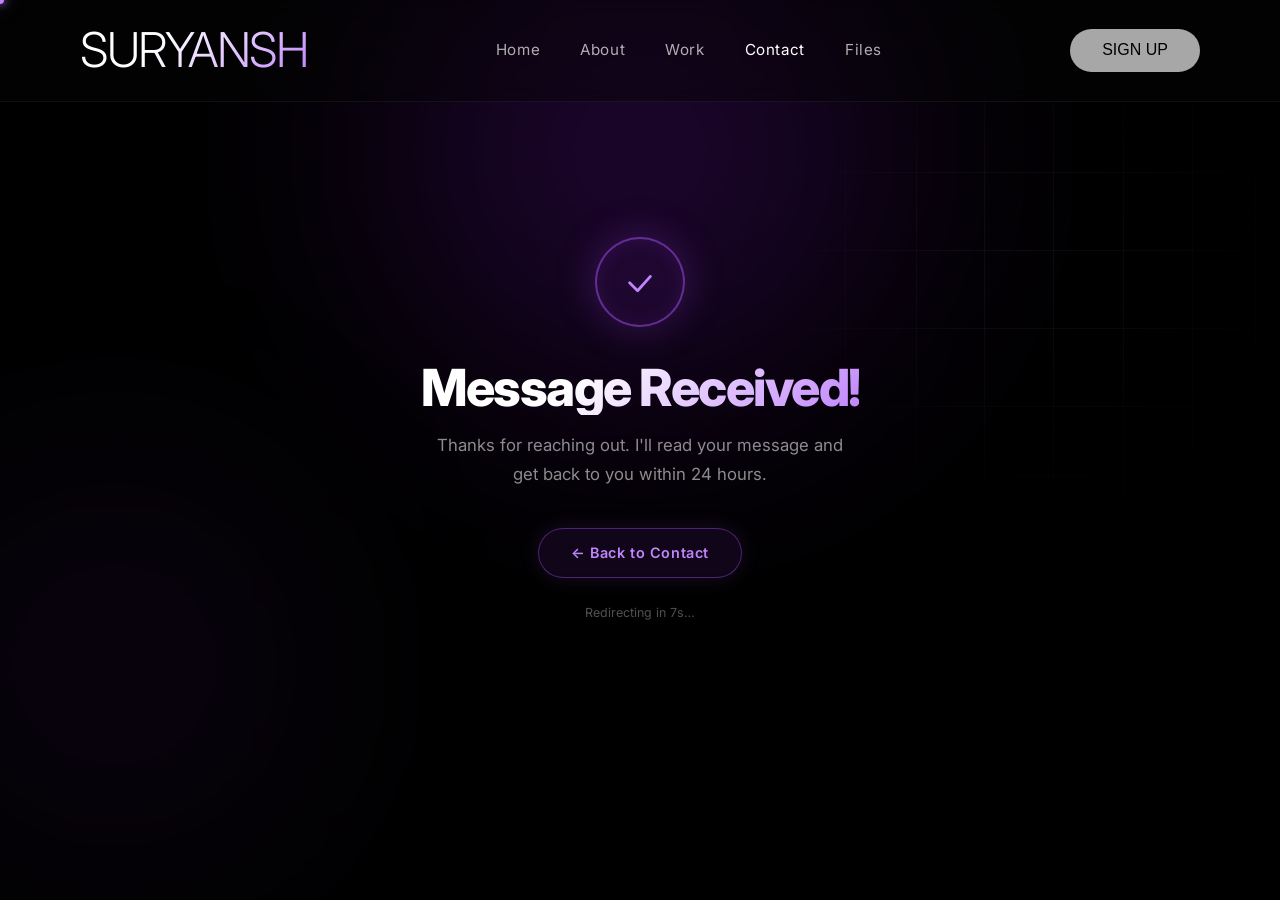
<file: thankyou.html>
﻿<!DOCTYPE html>
<html lang="en">
<head>
    <meta charset="UTF-8">
    <meta name="viewport" content="width=device-width, initial-scale=1.0">
    <title>Message Sent — Suryansh</title>
    <link rel="stylesheet" href="style.css">
    <link rel="icon" href="[data-uri]" type="image/jpeg">
    <script>(function(){var l=document.querySelector('link[rel="icon"]');if(!l)return;var i=new Image();i.onload=function(){var s=64,c=document.createElement("canvas");c.width=s;c.height=s;var x=c.getContext("2d");x.beginPath();x.arc(s/2,s/2,s/2,0,Math.PI*2);x.closePath();x.clip();x.drawImage(i,0,0,s,s);l.href=c.toDataURL("image/png");};i.src=l.href;})();</script>
    <link href="https://fonts.googleapis.com/css2?family=Inter:wght@300;400;500;600;700;800&display=swap" rel="stylesheet">
    <style>
        body { font-family: 'Inter', sans-serif; }

        .blob { position:fixed;border-radius:50%;filter:blur(120px);pointer-events:none;z-index:0; }
        .blob-1 { width:500px;height:500px;background:rgba(139,28,217,0.2);top:-100px;left:50%;transform:translateX(-50%); }
        .blob-2 { width:350px;height:350px;background:rgba(88,28,135,0.14);bottom:60px;left:-60px; }

        .thankyou-wrap {
            min-height: 100vh;
            display: flex;
            align-items: center;
            justify-content: center;
            flex-direction: column;
            text-align: center;
            padding: 2rem;
            position: relative;
            z-index: 1;
        }

        .check-ring {
            width: 90px; height: 90px;
            border-radius: 50%;
            border: 2px solid rgba(168,85,247,0.5);
            display: flex; align-items: center; justify-content: center;
            margin: 0 auto 2rem;
            background: rgba(88,28,135,0.15);
            box-shadow: 0 0 40px rgba(168,85,247,0.25),
                        inset 0 0 20px rgba(168,85,247,0.1);
            animation: popIn 0.6s cubic-bezier(0.22,1,0.36,1) both;
        }

        .check-ring svg {
            width: 40px; height: 40px;
            animation: drawCheck 0.5s 0.3s ease both;
            stroke-dasharray: 60;
            stroke-dashoffset: 60;
        }

        @keyframes drawCheck {
            to { stroke-dashoffset: 0; }
        }

        @keyframes popIn {
            from { opacity:0; transform: scale(0.5); }
            to   { opacity:1; transform: scale(1); }
        }

        h1 {
            font-size: clamp(2rem, 4vw, 3.2rem);
            font-weight: 800;
            letter-spacing: -0.03em;
            line-height: 1.1;
            background: linear-gradient(135deg, #fff 35%, #c084fc 100%);
            -webkit-background-clip: text;
            -webkit-text-fill-color: transparent;
            background-clip: text;
            margin-bottom: 1rem;
            animation: fadeUp 0.6s 0.2s cubic-bezier(0.22,1,0.36,1) both;
        }

        p {
            font-size: 1.05rem;
            color: rgba(231,231,231,0.6);
            max-width: 38ch;
            line-height: 1.7;
            margin-bottom: 2.5rem;
            animation: fadeUp 0.6s 0.3s cubic-bezier(0.22,1,0.36,1) both;
        }

        .btn-back {
            display: inline-flex; align-items: center; gap: 0.5rem;
            padding: 0.8rem 2rem;
            border-radius: 50px;
            border: 1px solid rgba(168,85,247,0.4);
            background: rgba(88,28,135,0.18);
            color: #c084fc;
            text-decoration: none;
            font-size: 0.9rem;
            font-weight: 600;
            letter-spacing: 0.04em;
            transition: all 0.25s;
            backdrop-filter: blur(8px);
            -webkit-backdrop-filter: blur(8px);
            box-shadow: 0 0 20px rgba(168,85,247,0.15);
            animation: fadeUp 0.6s 0.4s cubic-bezier(0.22,1,0.36,1) both;
        }

        .btn-back:hover {
            background: rgba(88,28,135,0.35);
            border-color: rgba(192,132,252,0.7);
            box-shadow: 0 0 35px rgba(168,85,247,0.3);
            gap: 0.75rem;
        }

        @keyframes fadeUp {
            from { opacity:0; transform:translateY(20px); }
            to   { opacity:1; transform:translateY(0); }
        }

        /* auto-redirect countdown */
        #countdown {
            font-size: 0.78rem;
            color: rgba(231,231,231,0.35);
            margin-top: 1.5rem;
            animation: fadeUp 0.6s 0.5s cubic-bezier(0.22,1,0.36,1) both;
        }
    </style>
</head>
<body>

    <!-- Custom cursor -->
    <div id="cursor-dot"></div>
    <div id="cursor-ring"></div>

    <div class="blob blob-1"></div>
    <div class="blob blob-2"></div>

    <img class="image-gradient" src="gradient.png" alt="">

    <header>
        <h1 class="logo">SURYANSH</h1>
        <nav class="nav-links">
            <a href="index.html" class="nav-link">Home</a>
            <a href="about.html" class="nav-link">About</a>
            <a href="work.html" class="nav-link">Work</a>
            <a href="contact.html" class="nav-link" style="color:#fff;">Contact</a>
                    <a href="files.html" class="nav-link">Files</a>
        </nav>
        <button class="btn-signin">SIGN UP</button>
    </header>

    <div class="thankyou-wrap">
        <div class="check-ring">
            <svg viewBox="0 0 50 50" fill="none" stroke="#c084fc" stroke-width="3.5" stroke-linecap="round" stroke-linejoin="round">
                <polyline points="12,26 22,36 38,18"/>
            </svg>
        </div>

        <h1>Message Received!</h1>
        <p>Thanks for reaching out. I'll read your message and get back to you within 24 hours.</p>

        <a href="contact.html" class="btn-back">← Back to Contact</a>
        <p id="countdown">Redirecting in <span id="secs">8</span>s…</p>
    </div>

    <script>
        // Cursor
        const dot=document.getElementById('cursor-dot'),ring=document.getElementById('cursor-ring');
        let mx=-100,my=-100,rx=-100,ry=-100;
        document.addEventListener('mousemove',e=>{mx=e.clientX;my=e.clientY;dot.style.transform=`translate(${mx}px,${my}px)`;});
        document.addEventListener('mouseover',e=>{if(e.target.closest('a,button'))ring.classList.add('ring-hover');});
        document.addEventListener('mouseout',e=>{if(e.target.closest('a,button'))ring.classList.remove('ring-hover');});
        document.addEventListener('mousedown',()=>ring.classList.add('ring-click'));
        document.addEventListener('mouseup',()=>ring.classList.remove('ring-click'));
        document.addEventListener('mouseleave',()=>{dot.style.opacity='0';ring.style.opacity='0';});
        document.addEventListener('mouseenter',()=>{dot.style.opacity='1';ring.style.opacity='1';});
        (function l(){rx+=(mx-rx)*0.11;ry+=(my-ry)*0.11;ring.style.transform=`translate(${rx}px,${ry}px)`;requestAnimationFrame(l);})();

        // Auto-redirect countdown
        let s = 8;
        const secsEl = document.getElementById('secs');
        const timer = setInterval(() => {
            s--;
            secsEl.textContent = s;
            if (s <= 0) { clearInterval(timer); window.location.href = 'index.html'; }
        }, 1000);
    </script>
</body>
</html>
</file>
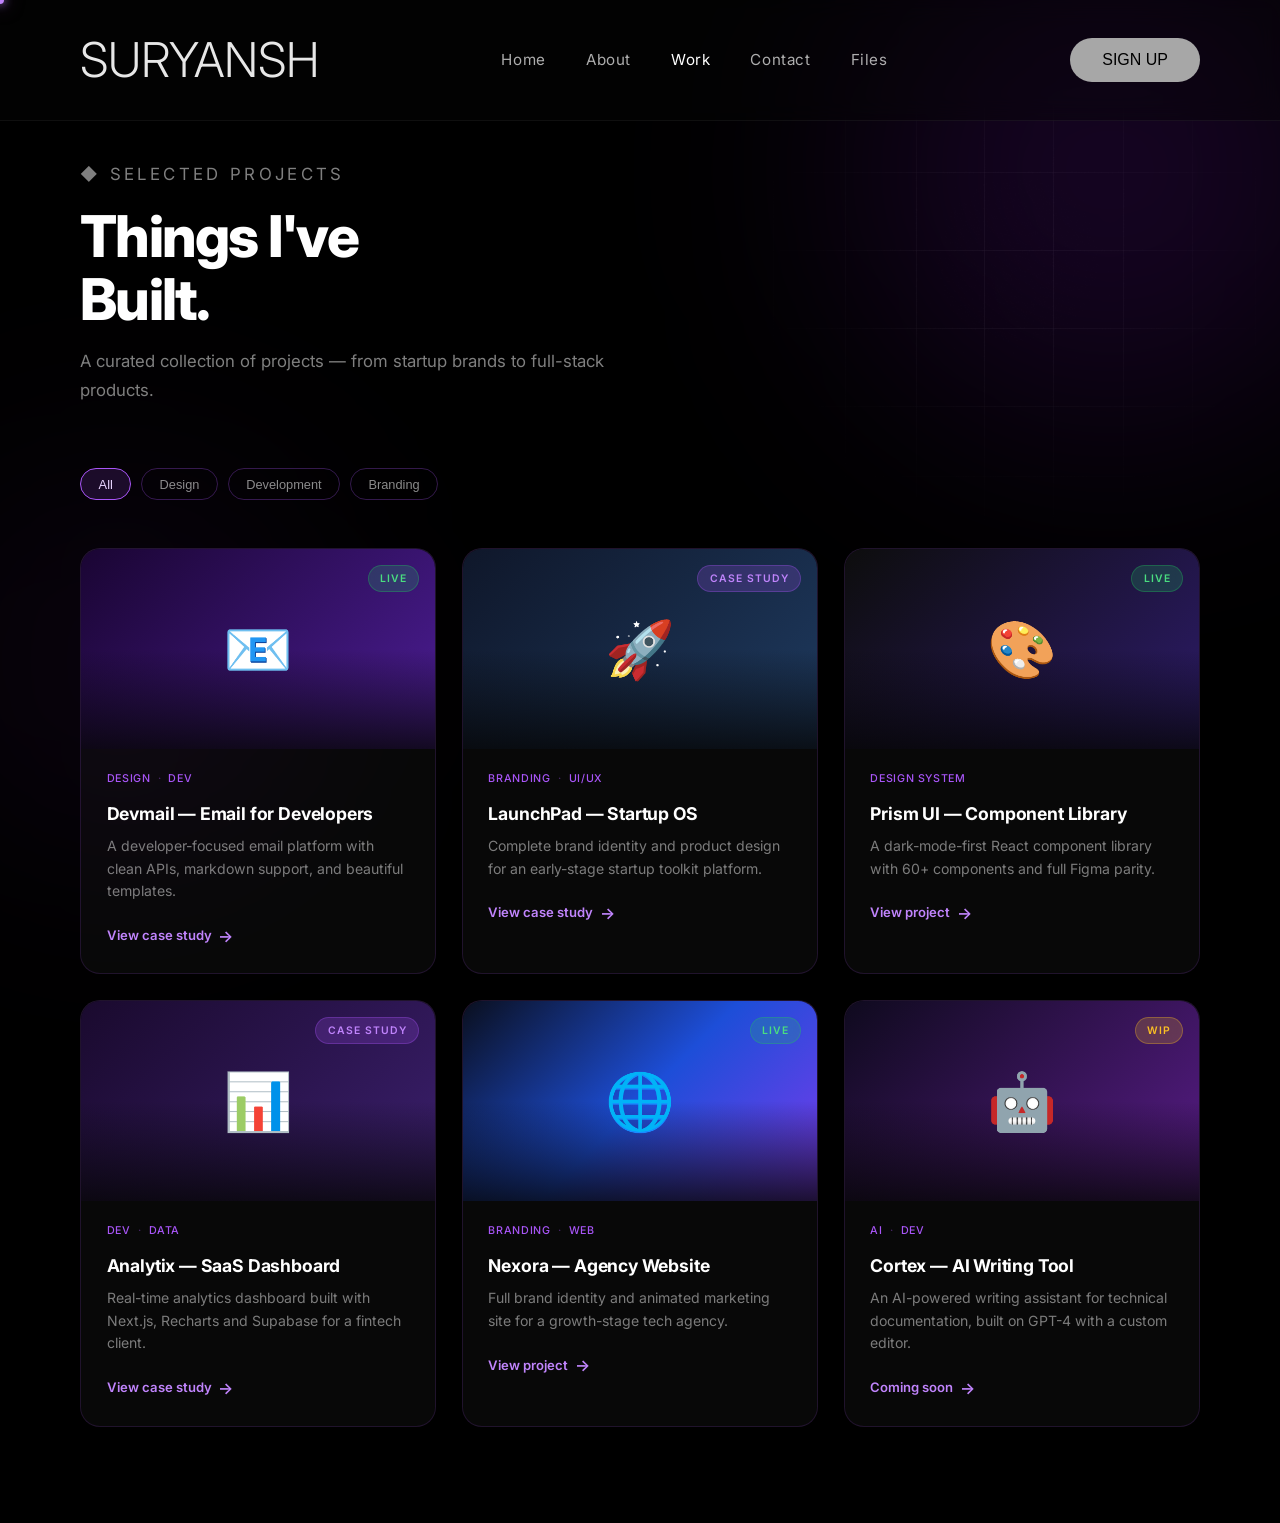
<file: work.html>
﻿<!DOCTYPE html>
<html lang="en">
<head>
    <meta charset="UTF-8">
    <meta name="viewport" content="width=device-width, initial-scale=1.0">
    <meta name="description" content="Work — Suryansh's selected projects and case studies.">
    <title>Work — Suryansh</title>
    <link rel="stylesheet" href="style.css">
    <link rel="icon" href="[data-uri]" type="image/jpeg">
    <script>(function(){var l=document.querySelector('link[rel="icon"]');if(!l)return;var i=new Image();i.onload=function(){var s=64,c=document.createElement("canvas");c.width=s;c.height=s;var x=c.getContext("2d");x.beginPath();x.arc(s/2,s/2,s/2,0,Math.PI*2);x.closePath();x.clip();x.drawImage(i,0,0,s,s);l.href=c.toDataURL("image/png");};i.src=l.href;})();</script>
    <link href="https://fonts.googleapis.com/css2?family=Inter:wght@300;400;500;600;700;800&display=swap" rel="stylesheet">
    <style>
        body { font-family: 'Inter', sans-serif; }

        .page-wrap {
            min-height: 100vh;
            padding: 10rem 5rem 6rem;
            position: relative;
            z-index: 1;
        }

        .blob { position:fixed;border-radius:50%;filter:blur(120px);pointer-events:none;z-index:0; }
        .blob-1 { width:500px;height:500px;background:rgba(139,28,217,0.16);top:-80px;right:-80px; }
        .blob-2 { width:360px;height:360px;background:rgba(88,28,135,0.12);bottom:60px;left:-60px; }

        .section-label {
            font-size: 0.7rem;
            letter-spacing: 0.2em;
            text-transform: uppercase;
            color: #a855f7;
            margin-bottom: 1rem;
        }

        .work-header {
            margin-bottom: 4rem;
            animation: fadeUp 0.8s cubic-bezier(0.22,1,0.36,1) both;
        }

        .work-header h1 {
            font-size: clamp(2.8rem, 4.5vw, 4.2rem);
            font-weight: 800;
            line-height: 1.1;
            letter-spacing: -0.03em;
            background: linear-gradient(135deg, #fff 35%, #c084fc 100%);
            -webkit-background-clip: text;
            -webkit-text-fill-color: transparent;
            background-clip: text;
            margin-bottom: 1rem;
        }

        .work-header p {
            font-size: 1.05rem;
            color: rgba(231,231,231,0.55);
            max-width: 52ch;
            line-height: 1.7;
        }

        /* ── Filter tabs ── */
        .filter-tabs {
            display: flex; gap: 0.6rem; flex-wrap: wrap;
            margin-bottom: 3rem;
            animation: fadeUp 0.8s 0.1s cubic-bezier(0.22,1,0.36,1) both;
        }

        .filter-tab {
            padding: 0.45rem 1.1rem;
            border-radius: 50px;
            font-size: 0.8rem; font-weight: 500;
            border: 1px solid rgba(168,85,247,0.3);
            background: transparent;
            color: rgba(231,231,231,0.6);
            cursor: none;
            transition: all 0.2s;
        }

        .filter-tab.active,
        .filter-tab:hover {
            border-color: #a855f7;
            background: rgba(168,85,247,0.15);
            color: #e9d5ff;
        }

        /* ── Projects grid ── */
        .projects-grid {
            display: grid;
            grid-template-columns: repeat(auto-fill, minmax(340px, 1fr));
            gap: 1.6rem;
            animation: fadeUp 0.8s 0.2s cubic-bezier(0.22,1,0.36,1) both;
        }

        .project-card {
            background: rgba(255,255,255,0.03);
            border: 1px solid rgba(168,85,247,0.15);
            border-radius: 20px;
            overflow: hidden;
            transition: transform 0.3s cubic-bezier(0.22,1,0.36,1),
                        border-color 0.3s, box-shadow 0.3s;
            position: relative;
        }

        .project-card:hover {
            transform: translateY(-6px);
            border-color: rgba(192,132,252,0.4);
            box-shadow: 0 20px 60px rgba(139,28,217,0.2);
        }

        .project-thumb {
            width: 100%;
            height: 200px;
            display: flex;
            align-items: center;
            justify-content: center;
            font-size: 3.5rem;
            position: relative;
            overflow: hidden;
        }

        .project-thumb::after {
            content: '';
            position: absolute;
            inset: 0;
            background: linear-gradient(to bottom, transparent 50%, rgba(5,5,5,0.8) 100%);
        }

        .t1 { background: linear-gradient(135deg, #1a0533, #4c1d95); }
        .t2 { background: linear-gradient(135deg, #0f172a, #1e3a5f); }
        .t3 { background: linear-gradient(135deg, #0d0d0d, #2d1b69); }
        .t4 { background: linear-gradient(135deg, #1a0a2e, #3b1f6d); }
        .t5 { background: linear-gradient(135deg, #0a0f1e, #1d4ed8, #7c3aed); }
        .t6 { background: linear-gradient(135deg, #0f0a1e, #581c87); }

        .project-badge {
            position: absolute;
            top: 1rem; right: 1rem;
            font-size: 0.65rem; font-weight: 600;
            letter-spacing: 0.1em;
            text-transform: uppercase;
            padding: 0.3rem 0.7rem;
            border-radius: 50px;
            backdrop-filter: blur(8px);
            z-index: 2;
        }

        .badge-live { background: rgba(34,197,94,0.2); color: #4ade80; border: 1px solid rgba(34,197,94,0.3); }
        .badge-case { background: rgba(168,85,247,0.2); color: #c084fc; border: 1px solid rgba(168,85,247,0.3); }
        .badge-wip  { background: rgba(251,191,36,0.2); color: #fbbf24; border: 1px solid rgba(251,191,36,0.3); }

        .project-info {
            padding: 1.4rem 1.6rem 1.6rem;
        }

        .project-tags {
            display: flex; gap: 0.45rem; flex-wrap: wrap;
            margin-bottom: 0.85rem;
        }

        .ptag {
            font-size: 0.67rem; font-weight: 500;
            color: #a855f7; letter-spacing: 0.06em;
            text-transform: uppercase;
        }

        .ptag + .ptag::before { content: '·'; margin-right: 0.45rem; color: rgba(168,85,247,0.4); }

        .project-info h3 {
            font-size: 1.1rem; font-weight: 700; color: #fff;
            margin-bottom: 0.5rem;
            letter-spacing: -0.01em;
        }

        .project-info p {
            font-size: 0.88rem; color: rgba(231,231,231,0.52);
            line-height: 1.6;
            margin-bottom: 1.2rem;
        }

        .project-link {
            display: inline-flex; align-items: center; gap: 0.4rem;
            font-size: 0.82rem; font-weight: 600;
            color: #c084fc;
            text-decoration: none;
            transition: gap 0.2s ease, color 0.2s;
        }

        .project-link:hover { gap: 0.65rem; color: #e9d5ff; }

        .arrow { font-size: 1rem; transition: transform 0.2s; }
        .project-link:hover .arrow { transform: translateX(3px); }

        @keyframes fadeUp {
            from { opacity:0; transform:translateY(28px); }
            to   { opacity:1; transform:translateY(0); }
        }

        /* ── Responsive ── */
        @media (max-width: 1024px) {
            .page-wrap { padding: 9rem 3rem 4rem; }
            .projects-grid { grid-template-columns: repeat(2, 1fr); }
        }

        @media (max-width: 768px) {
            .page-wrap { padding: 7rem 1.4rem 4rem; }
            .projects-grid { grid-template-columns: 1fr; }
            .work-header h1 { font-size: clamp(2.2rem, 8vw, 3rem); }
            .work-header { margin-bottom: 2rem; }
            .filter-tabs { margin-bottom: 2rem; }
            .filter-tab { font-size: 0.75rem; padding: 0.4rem 0.9rem; }
        }
    </style>
</head>
<body>

    <!-- Custom cursor -->
    <div id="cursor-dot"></div>
    <div id="cursor-ring"></div>

    <div class="blob blob-1"></div>
    <div class="blob blob-2"></div>

    <img class="image-gradient" src="gradient.png" alt="gradient">

    <header>
        <h1 class="logo">SURYANSH</h1>
        <nav class="nav-links">
            <a href="index.html" class="nav-link">Home</a>
            <a href="about.html" class="nav-link">About</a>
            <a href="work.html" class="nav-link" style="color:#fff;">Work</a>
            <a href="contact.html" class="nav-link">Contact</a>
                    <a href="files.html" class="nav-link">Files</a>
        </nav>
        <button class="btn-signin">SIGN UP</button>
    </header>

    <div class="page-wrap">

        <div class="work-header">
            <p class="section-label">&#9670; Selected projects</p>
            <h1>Things I've<br>Built.</h1>
            <p>A curated collection of projects — from startup brands to full-stack products.</p>
        </div>

        <div class="filter-tabs">
            <button class="filter-tab active">All</button>
            <button class="filter-tab">Design</button>
            <button class="filter-tab">Development</button>
            <button class="filter-tab">Branding</button>
        </div>

        <div class="projects-grid">

            <div class="project-card">
                <div class="project-thumb t1">
                    <span style="position:relative;z-index:1">📧</span>
                    <span class="project-badge badge-live">Live</span>
                </div>
                <div class="project-info">
                    <div class="project-tags"><span class="ptag">Design</span><span class="ptag">Dev</span></div>
                    <h3>Devmail — Email for Developers</h3>
                    <p>A developer-focused email platform with clean APIs, markdown support, and beautiful templates.</p>
                    <a href="#" class="project-link">View case study <span class="arrow">→</span></a>
                </div>
            </div>

            <div class="project-card">
                <div class="project-thumb t2">
                    <span style="position:relative;z-index:1">🚀</span>
                    <span class="project-badge badge-case">Case Study</span>
                </div>
                <div class="project-info">
                    <div class="project-tags"><span class="ptag">Branding</span><span class="ptag">UI/UX</span></div>
                    <h3>LaunchPad — Startup OS</h3>
                    <p>Complete brand identity and product design for an early-stage startup toolkit platform.</p>
                    <a href="#" class="project-link">View case study <span class="arrow">→</span></a>
                </div>
            </div>

            <div class="project-card">
                <div class="project-thumb t3">
                    <span style="position:relative;z-index:1">🎨</span>
                    <span class="project-badge badge-live">Live</span>
                </div>
                <div class="project-info">
                    <div class="project-tags"><span class="ptag">Design System</span></div>
                    <h3>Prism UI — Component Library</h3>
                    <p>A dark-mode-first React component library with 60+ components and full Figma parity.</p>
                    <a href="#" class="project-link">View project <span class="arrow">→</span></a>
                </div>
            </div>

            <div class="project-card">
                <div class="project-thumb t4">
                    <span style="position:relative;z-index:1">📊</span>
                    <span class="project-badge badge-case">Case Study</span>
                </div>
                <div class="project-info">
                    <div class="project-tags"><span class="ptag">Dev</span><span class="ptag">Data</span></div>
                    <h3>Analytix — SaaS Dashboard</h3>
                    <p>Real-time analytics dashboard built with Next.js, Recharts and Supabase for a fintech client.</p>
                    <a href="#" class="project-link">View case study <span class="arrow">→</span></a>
                </div>
            </div>

            <div class="project-card">
                <div class="project-thumb t5">
                    <span style="position:relative;z-index:1">🌐</span>
                    <span class="project-badge badge-live">Live</span>
                </div>
                <div class="project-info">
                    <div class="project-tags"><span class="ptag">Branding</span><span class="ptag">Web</span></div>
                    <h3>Nexora — Agency Website</h3>
                    <p>Full brand identity and animated marketing site for a growth-stage tech agency.</p>
                    <a href="#" class="project-link">View project <span class="arrow">→</span></a>
                </div>
            </div>

            <div class="project-card">
                <div class="project-thumb t6">
                    <span style="position:relative;z-index:1">🤖</span>
                    <span class="project-badge badge-wip">WIP</span>
                </div>
                <div class="project-info">
                    <div class="project-tags"><span class="ptag">AI</span><span class="ptag">Dev</span></div>
                    <h3>Cortex — AI Writing Tool</h3>
                    <p>An AI-powered writing assistant for technical documentation, built on GPT-4 with a custom editor.</p>
                    <a href="#" class="project-link">Coming soon <span class="arrow">→</span></a>
                </div>
            </div>

        </div>
    </div>

    <script>
        const dot=document.getElementById('cursor-dot'),ring=document.getElementById('cursor-ring');
        let mx=-100,my=-100,rx=-100,ry=-100;
        document.addEventListener('mousemove',e=>{mx=e.clientX;my=e.clientY;dot.style.transform=`translate(${mx}px,${my}px)`;});
        document.addEventListener('mouseover',e=>{if(e.target.closest('a,button'))ring.classList.add('ring-hover');});
        document.addEventListener('mouseout',e=>{if(e.target.closest('a,button'))ring.classList.remove('ring-hover');});
        document.addEventListener('mousedown',()=>ring.classList.add('ring-click'));
        document.addEventListener('mouseup',()=>ring.classList.remove('ring-click'));
        document.addEventListener('mouseleave',()=>{dot.style.opacity='0';ring.style.opacity='0';});
        document.addEventListener('mouseenter',()=>{dot.style.opacity='1';ring.style.opacity='1';});
        (function l(){rx+=(mx-rx)*0.11;ry+=(my-ry)*0.11;ring.style.transform=`translate(${rx}px,${ry}px)`;requestAnimationFrame(l);})();

        // Filter tabs
        document.querySelectorAll('.filter-tab').forEach(btn => {
            btn.addEventListener('click', () => {
                document.querySelectorAll('.filter-tab').forEach(b => b.classList.remove('active'));
                btn.classList.add('active');
            });
        });
    </script>
</body>
</html>
</file>
<file: style.css>
*, *::before, *::after {
    margin: 0;
    padding: 0;
    box-sizing: border-box;
    cursor: none !important;
}

html {
    scroll-behavior: smooth;
}

/* ── Custom cursor ───────────────────────────────────────────── */

#cursor-dot {
    position: fixed;
    top: 0;
    left: 0;
    width: 8px;
    height: 8px;
    border-radius: 50%;
    background: #c084fc;
    pointer-events: none;
    z-index: 99999;
    /* Centre the element on the pointer */
    translate: -50% -50%;
    box-shadow: 0 0 10px rgba(192, 132, 252, 0.9),
                0 0 20px rgba(192, 132, 252, 0.5);
    transition: opacity 0.2s ease;
    will-change: transform;
}

#cursor-ring {
    position: fixed;
    top: 0;
    left: 0;
    width: 36px;
    height: 36px;
    border-radius: 50%;
    border: 1.5px solid rgba(192, 132, 252, 0.6);
    background: rgba(168, 85, 247, 0.06);
    pointer-events: none;
    z-index: 99998;
    translate: -50% -50%;
    backdrop-filter: blur(1px);
    -webkit-backdrop-filter: blur(1px);
    box-shadow: 0 0 14px rgba(168, 85, 247, 0.2),
                inset 0 0 8px rgba(168, 85, 247, 0.08);
    transition: width  0.25s cubic-bezier(0.22, 1, 0.36, 1),
                height 0.25s cubic-bezier(0.22, 1, 0.36, 1),
                border-color 0.25s ease,
                background   0.25s ease,
                opacity      0.2s ease;
    will-change: transform;
}

/* Hover state — ring expands */
#cursor-ring.ring-hover {
    width: 56px;
    height: 56px;
    border-color: rgba(192, 132, 252, 0.9);
    background: rgba(168, 85, 247, 0.12);
    box-shadow: 0 0 24px rgba(168, 85, 247, 0.4),
                inset 0 0 12px rgba(168, 85, 247, 0.15);
}

/* Click state — ring shrinks */
#cursor-ring.ring-click {
    width: 22px;
    height: 22px;
    border-color: #c084fc;
    background: rgba(192, 132, 252, 0.2);
}

body {
    font-family: -apple-system, BlinkMacSystemFont, 'Segoe UI', Roboto, Helvetica, Arial, sans-serif;
    background-color: black;
    color: #e7e7e7;
    min-height: 100vh;
    line-height: 1.5;
}

/* ── Decorative background elements ─────────────────────────── */

.image-gradient {
    position: absolute;
    top: 0;
    right: 0;
    opacity: 0.5;
    z-index: -1;
}

.layer-blur {
    height: 0;
    width: 30rem;
    position: absolute;
    top: 20%;
    right: 0;
    box-shadow: 0 0 700px 15px white;
    transform: rotate(-30deg);
    z-index: -1;
}

/* ── Hidden video source ─────────────────────────────────────── */

.bg-video-hidden {
    position: fixed;
    top: -9999px;
    left: -9999px;
    visibility: hidden;
    pointer-events: none;
}

/* ── Background canvas ───────────────────────────────────────── */

.background-video {
    position: fixed;
    right: 0;
    top: 15vh;
    width: 50vw;
    height: 85vh;
    z-index: -1;
    pointer-events: none;
    border-radius: 16px 0 0 16px;
    overflow: hidden;
    -webkit-mask-image: linear-gradient(to right, transparent 0%, black 18%);
            mask-image: linear-gradient(to right, transparent 0%, black 18%);
}

/* ── Scroll zone ─────────────────────────────────────────────── */

#video-scroll-zone {
    position: relative;
    width: 100%;
    min-height: 100vh;
}

.hero-sticky-wrap {
    width: 100%;
    margin: 0 auto;
    padding: 0 2rem;
    position: sticky;
    top: 0;
    height: 100vh;
    overflow: hidden;
    display: flex;
    align-items: center;
}

/* ── Hero Content ─────────────────────────────────────────────── */

.content {
    position: relative;
    z-index: 10;
    max-width: 48%;
    padding-left: 3rem;
    display: flex;
    flex-direction: column;
    gap: 1.6rem;
    animation: contentFadeUp 0.9s cubic-bezier(0.22, 1, 0.36, 1) both;
}

@keyframes contentFadeUp {
    from { opacity: 0; transform: translateY(32px); }
    to   { opacity: 1; transform: translateY(0); }
}

/* Tag badge */
.tag-box {
    display: inline-flex;
}

.tag {
    display: inline-flex;
    align-items: center;
    gap: 0.5rem;
    padding: 0.38rem 1rem;
    border-radius: 50px;
    border: 1px solid rgba(168, 85, 247, 0.45);
    background: rgba(88, 28, 135, 0.18);
    color: #c084fc;
    font-size: 0.72rem;
    font-weight: 600;
    letter-spacing: 0.12em;
    text-transform: uppercase;
    backdrop-filter: blur(6px);
    -webkit-backdrop-filter: blur(6px);
    box-shadow: 0 0 18px rgba(168, 85, 247, 0.15);
    transition: box-shadow 0.3s ease;
}

.tag:hover {
    box-shadow: 0 0 32px rgba(168, 85, 247, 0.35);
}

/* Headline */
.content h1 {
    font-size: clamp(2.8rem, 5.5vw, 5rem);
    font-weight: 700;
    line-height: 1.08;
    letter-spacing: -0.03em;
    background: linear-gradient(135deg, #ffffff 30%, #c084fc 100%);
    -webkit-background-clip: text;
    -webkit-text-fill-color: transparent;
    background-clip: text;
}

/* Body paragraph */
.content p {
    font-size: clamp(0.95rem, 1.4vw, 1.15rem);
    color: rgba(231, 231, 231, 0.62);
    max-width: 38ch;
    line-height: 1.7;
}

/* ── Header ──────────────────────────────────────────────────── */

header {
    position: fixed;
    top: 0;
    left: 0;
    width: 100%;
    display: flex;
    justify-content: space-between;
    align-items: center;
    padding: 1.5rem 5rem;
    z-index: 1000;
    background: rgba(5, 5, 5, 0.4);
    backdrop-filter: blur(12px);
    -webkit-backdrop-filter: blur(12px);
    border-bottom: 1px solid rgba(255, 255, 255, 0.05);
}

header h1 {
    margin: 0;
    font-size: 3rem;
    font-weight: 300;
}

.nav-links {
    display: flex;
    align-items: center;
    gap: 2.5rem;
}

.nav-link {
    color: rgba(231, 231, 231, 0.75);
    text-decoration: none;
    font-size: 0.95rem;
    letter-spacing: 0.04em;
    transition: color 0.2s ease;
}

.nav-link:hover {
    color: #fff;
}

.btn-signin {
    background-color: #a7a7a7;
    color: black;
    padding: 0.8rem 2rem;
    border: none;
    border-radius: 50px;
    font-size: 1rem;
    cursor: pointer;
    transition: background-color 0.2s ease;
}

.btn-signin:hover {
    background-color: white;
}

/* ══════════════════════════════════════════════════════════════
   Triangle Subdivision Loader
   — big ▽ cut into 9 triangles, lighting CW + glowing purple
══════════════════════════════════════════════════════════════ */

#loader-wrap {
    position: fixed;
    inset: 0;
    z-index: 9999;
    background: #050505;
    display: flex;
    flex-direction: column;
    align-items: center;
    justify-content: center;
    gap: 2.4rem;
}

#loader-svg {
    width: 156px;
    height: 156px;
    overflow: visible;
}

/* ── Base triangle ───────────────────────────────────────────── */

.tri {
    transform-box: fill-box;
    transform-origin: center;
    transform: scale(0.87); /* gap between adjacent triangles */
    fill: rgba(83, 0, 160, 0.07);
    stroke: #3d0a6b;
    stroke-width: 0.8;
    stroke-linejoin: round;
    animation: triChase 1.8s ease-in-out infinite;
}

/* Stagger 9 triangles by 0.2s each → 1.8s total cycle */
#tri0 { animation-delay: 0s;   }
#tri1 { animation-delay: 0.2s; }
#tri2 { animation-delay: 0.4s; }
#tri3 { animation-delay: 0.6s; }
#tri4 { animation-delay: 0.8s; }
#tri5 { animation-delay: 1.0s; }
#tri6 { animation-delay: 1.2s; }
#tri7 { animation-delay: 1.4s; }
#tri8 { animation-delay: 1.6s; }

@keyframes triChase {
    0%   { fill: rgba(83, 0, 160, 0.07); stroke: #3d0a6b; filter: none;           }
    15%  { fill: #c084fc;                stroke: #e9d5ff; filter: url(#tri-glow); }
    40%  { fill: rgba(83, 0, 160, 0.07); stroke: #3d0a6b; filter: none;           }
    100% { fill: rgba(83, 0, 160, 0.07); stroke: #3d0a6b; filter: none;           }
}

/* ── Loader label ────────────────────────────────────────────── */

#loader-label {
    display: flex;
    flex-direction: column;
    align-items: center;
    gap: 0.4rem;
}

#loader-pct {
    font-size: 1.7rem;
    font-weight: 700;
    color: #fff;
    letter-spacing: 0.06em;
    font-variant-numeric: tabular-nums;
}

#loader-text {
    font-size: 0.58rem;
    letter-spacing: 0.5em;
    color: #3a0070;
    text-transform: uppercase;
    animation: labelPulse 2s ease-in-out infinite;
}

@keyframes labelPulse {
    0%, 100% { color: #3a0070; }
    50%      { color: #a855f7; }
}

/* ══════════════════════════════════════════════════════════════
   RESPONSIVE — Tablet  (≤ 1024px)
══════════════════════════════════════════════════════════════ */

@media (max-width: 1024px) {

    header {
        padding: 1.2rem 2.5rem;
    }

    header h1.logo {
        font-size: 2rem;
    }

    .nav-links {
        gap: 1.6rem;
    }

    .btn-signin {
        padding: 0.6rem 1.4rem;
        font-size: 0.88rem;
    }

    /* Canvas: narrower on tablet */
    .background-video {
        width: 48vw;
        top: 12vh;
        height: 88vh;
    }

    /* Hero text */
    .content {
        max-width: 52%;
        padding-left: 2rem;
    }
}

/* ══════════════════════════════════════════════════════════════
   RESPONSIVE — Mobile  (≤ 768px)
══════════════════════════════════════════════════════════════ */

@media (max-width: 768px) {

    /* ── Hide custom cursor on touch ── */
    #cursor-dot,
    #cursor-ring {
        display: none !important;
    }

    *, *::before, *::after {
        cursor: auto !important;
    }

    /* ── Header ── */
    header {
        padding: 1rem 1.4rem;
        flex-wrap: wrap;
        gap: 0.6rem;
    }

    header h1.logo {
        font-size: 1.5rem;
        letter-spacing: 0.08em;
    }

    .nav-links {
        order: 3;
        width: 100%;
        justify-content: center;
        gap: 1.2rem;
        padding-bottom: 0.4rem;
    }

    .nav-link {
        font-size: 0.82rem;
    }

    .btn-signin {
        padding: 0.55rem 1.2rem;
        font-size: 0.82rem;
    }

    /* ── Background canvas: full-width behind content ── */
    .background-video {
        width: 100vw;
        height: 55vh;
        top: auto;
        bottom: 0;
        right: 0;
        border-radius: 0;
        opacity: 0.35;
        -webkit-mask-image: linear-gradient(to bottom, transparent 0%, black 30%);
                mask-image: linear-gradient(to bottom, transparent 0%, black 30%);
    }

    /* ── Hero ── */
    .hero-sticky-wrap {
        padding: 0 1.2rem;
        align-items: flex-end;
        padding-bottom: 3rem;
    }

    .content {
        max-width: 100%;
        padding-left: 0;
        gap: 1.2rem;
    }

    .content h1 {
        font-size: clamp(2.2rem, 9vw, 3.2rem);
    }

    .content p {
        font-size: 0.95rem;
        max-width: 100%;
    }

    /* ── Loader ── */
    #loader-svg {
        width: 110px;
        height: 110px;
    }

    /* ── Generic page-wrap (about/work/contact) ── */
    .page-wrap {
        padding: 7rem 1.4rem 4rem !important;
        grid-template-columns: 1fr !important;
        gap: 3rem !important;
    }
}

/* ══════════════════════════════════════════════════════════════
   RESPONSIVE — Small phone  (≤ 480px)
══════════════════════════════════════════════════════════════ */

@media (max-width: 480px) {

    header h1.logo {
        font-size: 1.25rem;
    }

    .nav-links {
        gap: 0.9rem;
    }

    .nav-link {
        font-size: 0.76rem;
    }

    .btn-signin {
        display: none; /* hide on very small screens to avoid overflow */
    }
}
</file>
